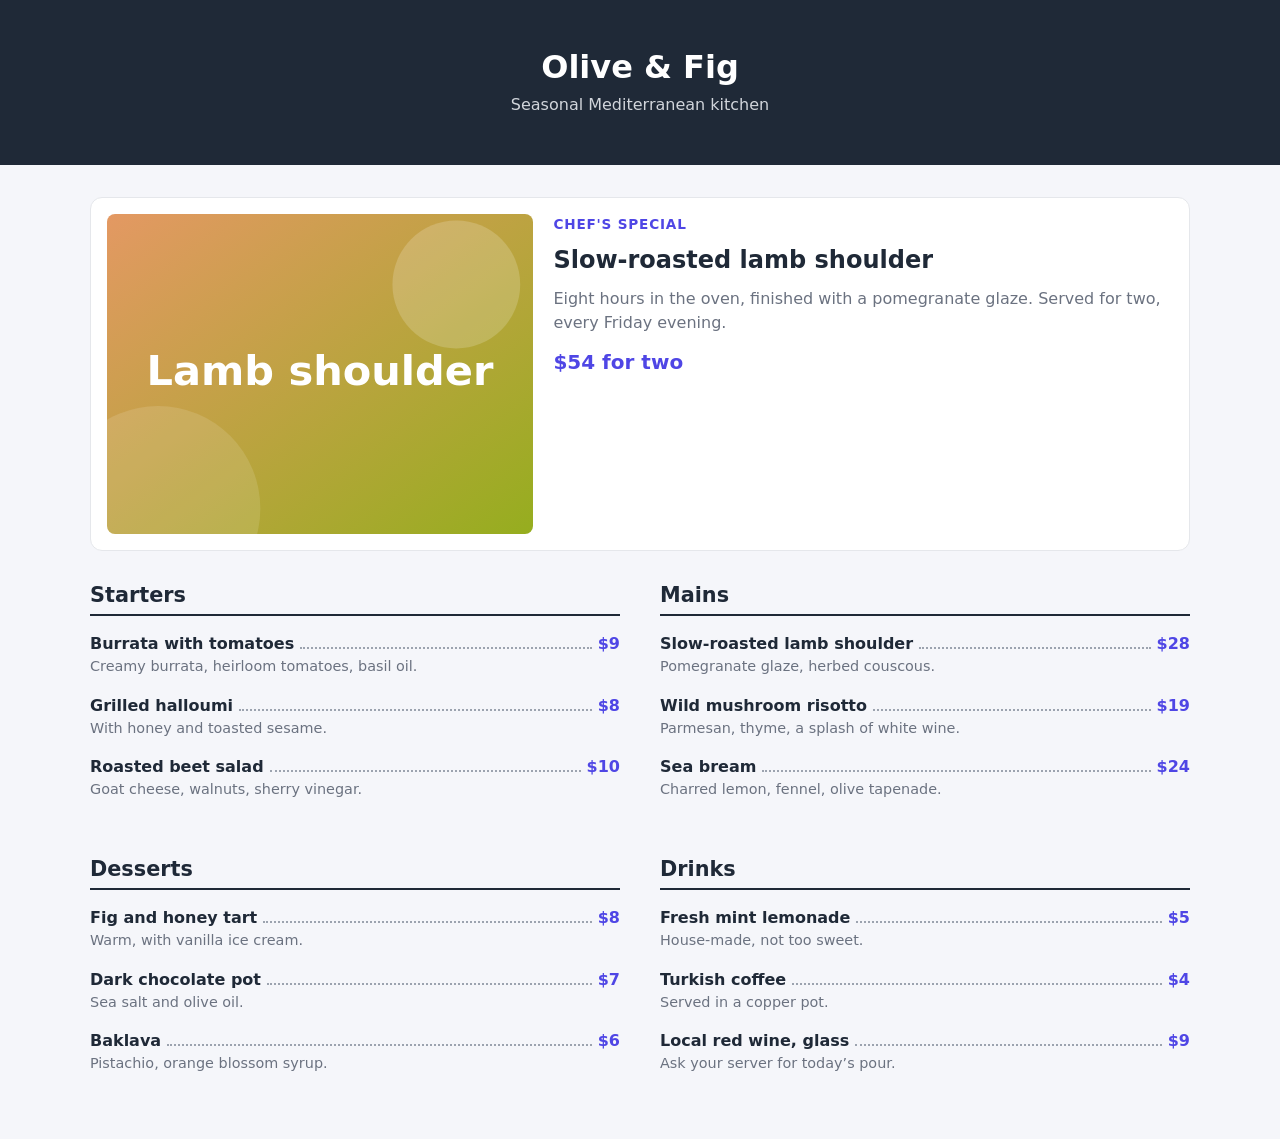
<file: homework/01-restaurant-menu/index.html>
<!doctype html>
<html lang="en">
  <head>
    <meta charset="UTF-8" />
    <meta name="viewport" content="width=device-width, initial-scale=1.0" />
    <title>Olive & Fig — Menu</title>
    <link rel="stylesheet" href="styles.css" />
  </head>
  <body>
    <header class="menu-hero">
      <div class="container">
        <h1>Olive &amp; Fig</h1>
        <p>Seasonal Mediterranean kitchen</p>
      </div>
    </header>

    <main class="container">
      <section class="special card">
        <img
          class="special-img"
          src="images/special.svg"
          width="800"
          height="600"
          alt=""
        />
        <div class="special-text">
          <p class="eyebrow">Chef's special</p>
          <h2>Slow-roasted lamb shoulder</h2>
          <p class="muted">
            Eight hours in the oven, finished with a pomegranate glaze. Served
            for two, every Friday evening.
          </p>
          <p class="special-price">$54 for two</p>
        </div>
      </section>

      <div class="menu">
        <section class="menu-section">
          <h2>Starters</h2>
          <ul class="items">
            <li class="item">
              <div class="item-row">
                <span class="name">Burrata with tomatoes</span
                ><span class="leader"></span><span class="price">$9</span>
              </div>
              <p class="desc">Creamy burrata, heirloom tomatoes, basil oil.</p>
            </li>
            <li class="item">
              <div class="item-row">
                <span class="name">Grilled halloumi</span
                ><span class="leader"></span><span class="price">$8</span>
              </div>
              <p class="desc">With honey and toasted sesame.</p>
            </li>
            <li class="item">
              <div class="item-row">
                <span class="name">Roasted beet salad</span
                ><span class="leader"></span><span class="price">$10</span>
              </div>
              <p class="desc">Goat cheese, walnuts, sherry vinegar.</p>
            </li>
          </ul>
        </section>
        <section class="menu-section">
          <h2>Mains</h2>
          <ul class="items">
            <li class="item">
              <div class="item-row">
                <span class="name">Slow-roasted lamb shoulder</span
                ><span class="leader"></span><span class="price">$28</span>
              </div>
              <p class="desc">Pomegranate glaze, herbed couscous.</p>
            </li>
            <li class="item">
              <div class="item-row">
                <span class="name">Wild mushroom risotto</span
                ><span class="leader"></span><span class="price">$19</span>
              </div>
              <p class="desc">Parmesan, thyme, a splash of white wine.</p>
            </li>
            <li class="item">
              <div class="item-row">
                <span class="name">Sea bream</span><span class="leader"></span
                ><span class="price">$24</span>
              </div>
              <p class="desc">Charred lemon, fennel, olive tapenade.</p>
            </li>
          </ul>
        </section>
        <section class="menu-section">
          <h2>Desserts</h2>
          <ul class="items">
            <li class="item">
              <div class="item-row">
                <span class="name">Fig and honey tart</span
                ><span class="leader"></span><span class="price">$8</span>
              </div>
              <p class="desc">Warm, with vanilla ice cream.</p>
            </li>
            <li class="item">
              <div class="item-row">
                <span class="name">Dark chocolate pot</span
                ><span class="leader"></span><span class="price">$7</span>
              </div>
              <p class="desc">Sea salt and olive oil.</p>
            </li>
            <li class="item">
              <div class="item-row">
                <span class="name">Baklava</span><span class="leader"></span
                ><span class="price">$6</span>
              </div>
              <p class="desc">Pistachio, orange blossom syrup.</p>
            </li>
          </ul>
        </section>
        <section class="menu-section">
          <h2>Drinks</h2>
          <ul class="items">
            <li class="item">
              <div class="item-row">
                <span class="name">Fresh mint lemonade</span
                ><span class="leader"></span><span class="price">$5</span>
              </div>
              <p class="desc">House-made, not too sweet.</p>
            </li>
            <li class="item">
              <div class="item-row">
                <span class="name">Turkish coffee</span
                ><span class="leader"></span><span class="price">$4</span>
              </div>
              <p class="desc">Served in a copper pot.</p>
            </li>
            <li class="item">
              <div class="item-row">
                <span class="name">Local red wine, glass</span
                ><span class="leader"></span><span class="price">$9</span>
              </div>
              <p class="desc">Ask your server for today’s pour.</p>
            </li>
          </ul>
        </section>
      </div>
    </main>
  </body>
</html>
</file>
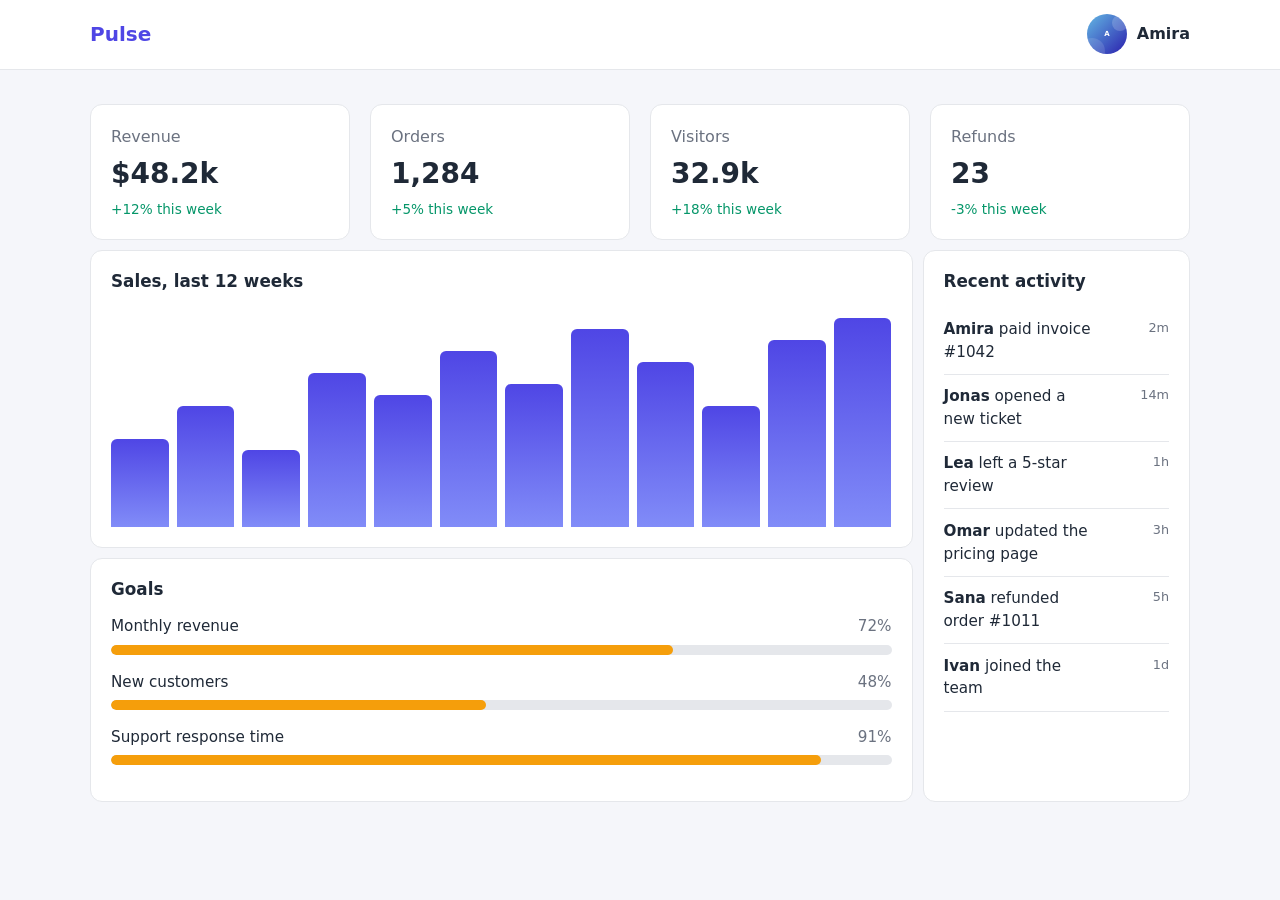
<file: homework/02-dashboard/index.html>
<!doctype html>
<html lang="en">
  <head>
    <meta charset="UTF-8" />
    <meta name="viewport" content="width=device-width, initial-scale=1.0" />
    <title>Pulse — Dashboard</title>
    <link rel="stylesheet" href="styles.css" />
  </head>
  <body>
    <header class="topbar">
      <div class="container topbar-inner">
        <strong class="brand">Pulse</strong>
        <div class="user">
          <img
            class="user-avatar"
            src="images/avatar.svg"
            width="40"
            height="40"
            alt=""
          />
          <span>Amira</span>
        </div>
      </div>
    </header>

    <main class="container dash">
      <section class="stat-card">
        <article class="stat card">
          <p class="muted">Revenue</p>
          <p class="stat-value">$48.2k</p>
          <p class="stat-change">+12% this week</p>
        </article>
        <article class="stat card">
          <p class="muted">Orders</p>
          <p class="stat-value">1,284</p>
          <p class="stat-change">+5% this week</p>
        </article>
        <article class="stat card">
          <p class="muted">Visitors</p>
          <p class="stat-value">32.9k</p>
          <p class="stat-change">+18% this week</p>
        </article>
        <article class="stat card">
          <p class="muted">Refunds</p>
          <p class="stat-value">23</p>
          <p class="stat-change">-3% this week</p>
        </article>
      </section>
      <section class="chart card">
        <h2>Sales, last 12 weeks</h2>
        <div class="bars">
          <span class="bar" style="height: 40%"></span
          ><span class="bar" style="height: 55%"></span
          ><span class="bar" style="height: 35%"></span
          ><span class="bar" style="height: 70%"></span
          ><span class="bar" style="height: 60%"></span
          ><span class="bar" style="height: 80%"></span
          ><span class="bar" style="height: 65%"></span
          ><span class="bar" style="height: 90%"></span
          ><span class="bar" style="height: 75%"></span
          ><span class="bar" style="height: 55%"></span
          ><span class="bar" style="height: 85%"></span
          ><span class="bar" style="height: 95%"></span>
        </div>
      </section>

      <section class="activity card">
        <h2>Recent activity</h2>
        <ul>
          <li class="act">
            <span class="act-text"
              ><strong>Amira</strong> paid invoice #1042</span
            ><span class="act-time muted">2m</span>
          </li>
          <li class="act">
            <span class="act-text"
              ><strong>Jonas</strong> opened a new ticket</span
            ><span class="act-time muted">14m</span>
          </li>
          <li class="act">
            <span class="act-text"
              ><strong>Lea</strong> left a 5-star review</span
            ><span class="act-time muted">1h</span>
          </li>
          <li class="act">
            <span class="act-text"
              ><strong>Omar</strong> updated the pricing page</span
            ><span class="act-time muted">3h</span>
          </li>
          <li class="act">
            <span class="act-text"
              ><strong>Sana</strong> refunded order #1011</span
            ><span class="act-time muted">5h</span>
          </li>
          <li class="act">
            <span class="act-text"><strong>Ivan</strong> joined the team</span
            ><span class="act-time muted">1d</span>
          </li>
        </ul>
      </section>

      <section class="goals card">
        <h2>Goals</h2>
        <ul>
          <li class="goal">
            <p>Monthly revenue <span class="muted">72%</span></p>
            <div class="progress"><span style="width: 72%"></span></div>
          </li>
          <li class="goal">
            <p>New customers <span class="muted">48%</span></p>
            <div class="progress"><span style="width: 48%"></span></div>
          </li>
          <li class="goal">
            <p>Support response time <span class="muted">91%</span></p>
            <div class="progress"><span style="width: 91%"></span></div>
          </li>
        </ul>
      </section>
    </main>
  </body>
</html>
</file>
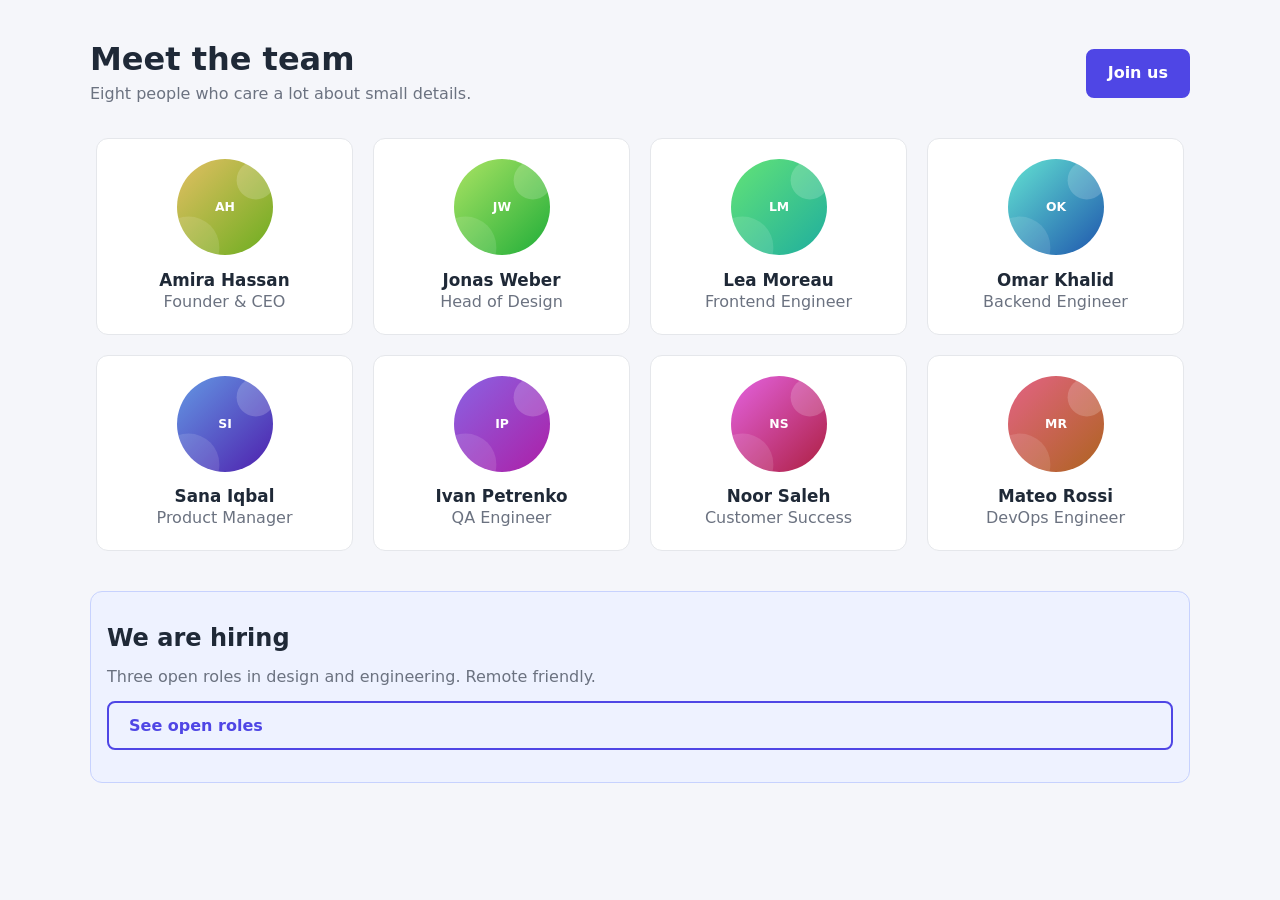
<file: homework/03-team-page/index.html>
<!DOCTYPE html>
<html lang="en">
<head>
  <meta charset="UTF-8">
  <meta name="viewport" content="width=device-width, initial-scale=1.0">
  <title>Meet the team</title>
  <link rel="stylesheet" href="styles.css">
</head>
<body>
<main class="container team-page">
  <header class="team-head">
    <div>
      <h1>Meet the team</h1>
      <p class="muted">Eight people who care a lot about small details.</p>
    </div>
    <a class="btn" href="#">Join us</a>
  </header>

  <ul class="team">
      <li class="member card">
        <img class="avatar" src="images/a1.svg" width="240" height="240" alt="">
        <h2>Amira Hassan</h2>
        <p class="muted">Founder & CEO</p>
      </li>
      <li class="member card">
        <img class="avatar" src="images/a2.svg" width="240" height="240" alt="">
        <h2>Jonas Weber</h2>
        <p class="muted">Head of Design</p>
      </li>
      <li class="member card">
        <img class="avatar" src="images/a3.svg" width="240" height="240" alt="">
        <h2>Lea Moreau</h2>
        <p class="muted">Frontend Engineer</p>
      </li>
      <li class="member card">
        <img class="avatar" src="images/a4.svg" width="240" height="240" alt="">
        <h2>Omar Khalid</h2>
        <p class="muted">Backend Engineer</p>
      </li>
      <li class="member card">
        <img class="avatar" src="images/a5.svg" width="240" height="240" alt="">
        <h2>Sana Iqbal</h2>
        <p class="muted">Product Manager</p>
      </li>
      <li class="member card">
        <img class="avatar" src="images/a6.svg" width="240" height="240" alt="">
        <h2>Ivan Petrenko</h2>
        <p class="muted">QA Engineer</p>
      </li>
      <li class="member card">
        <img class="avatar" src="images/a7.svg" width="240" height="240" alt="">
        <h2>Noor Saleh</h2>
        <p class="muted">Customer Success</p>
      </li>
      <li class="member card">
        <img class="avatar" src="images/a8.svg" width="240" height="240" alt="">
        <h2>Mateo Rossi</h2>
        <p class="muted">DevOps Engineer</p>
      </li>
  </ul>

  <section class="join card">
    <h2>We are hiring</h2>
    <p class="muted">Three open roles in design and engineering. Remote friendly.</p>
    <a class="btn btn--ghost" href="#">See open roles</a>
  </section>
</main>
</body>
</html>
</file>
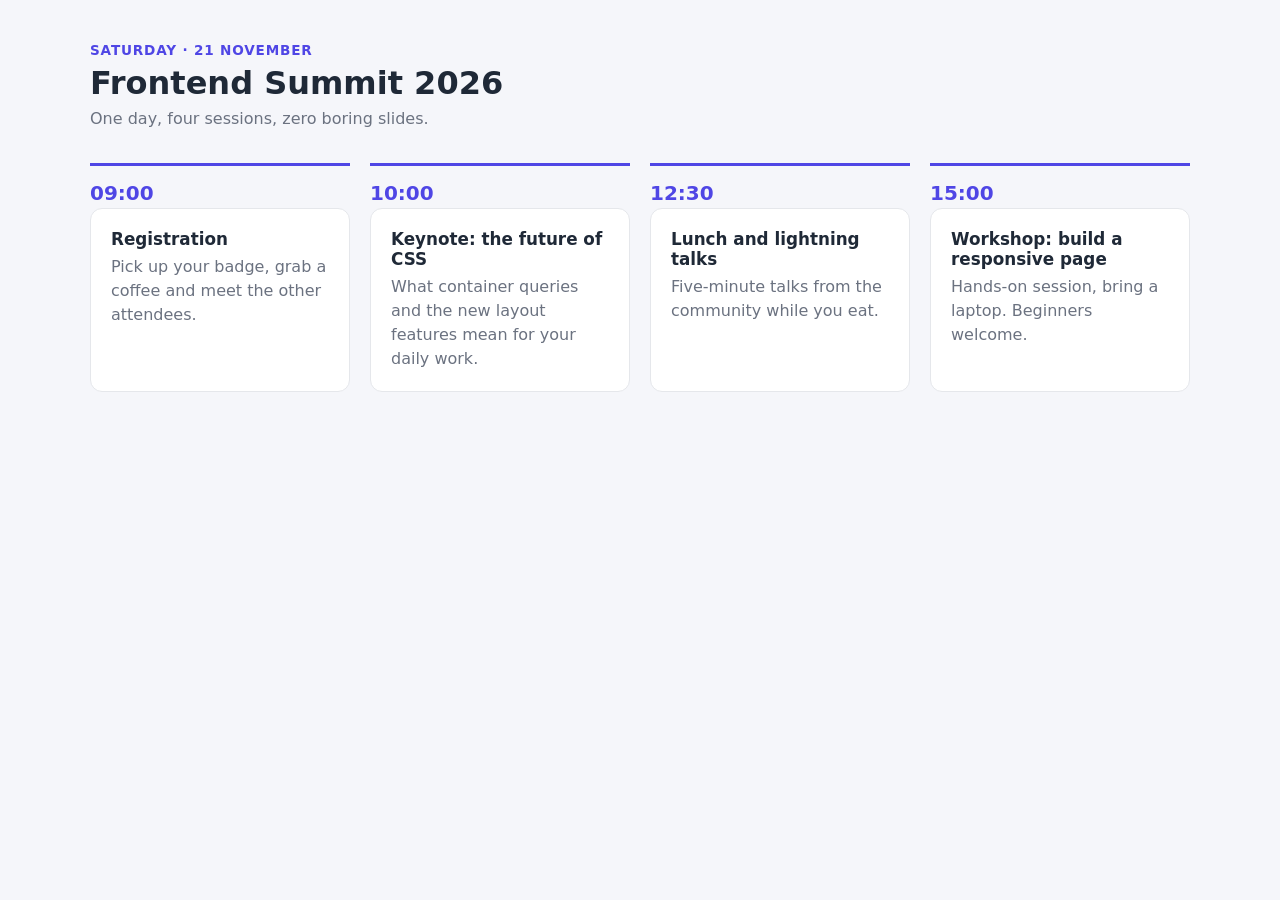
<file: homework/04-timeline/index.html>
<!DOCTYPE html>
<html lang="en">
<head>
  <meta charset="UTF-8">
  <meta name="viewport" content="width=device-width, initial-scale=1.0">
  <title>Frontend Summit — Schedule</title>
  <link rel="stylesheet" href="styles.css">
</head>
<body>
<main class="container schedule">
  <header class="schedule-head">
    <p class="eyebrow">Saturday · 21 November</p>
    <h1>Frontend Summit 2026</h1>
    <p class="muted">One day, four sessions, zero boring slides.</p>
  </header>

  <ol class="timeline">
    <li class="event">
      <time class="time">09:00</time>
      <div class="event-card card">
        <h2>Registration</h2>
        <p class="muted">Pick up your badge, grab a coffee and meet the other attendees.</p>
      </div>
    </li>
    <li class="event">
      <time class="time">10:00</time>
      <div class="event-card card">
        <h2>Keynote: the future of CSS</h2>
        <p class="muted">What container queries and the new layout features mean for your daily work.</p>
      </div>
    </li>
    <li class="event">
      <time class="time">12:30</time>
      <div class="event-card card">
        <h2>Lunch and lightning talks</h2>
        <p class="muted">Five-minute talks from the community while you eat.</p>
      </div>
    </li>
    <li class="event">
      <time class="time">15:00</time>
      <div class="event-card card">
        <h2>Workshop: build a responsive page</h2>
        <p class="muted">Hands-on session, bring a laptop. Beginners welcome.</p>
      </div>
    </li>
  </ol>
</main>
</body>
</html>
</file>
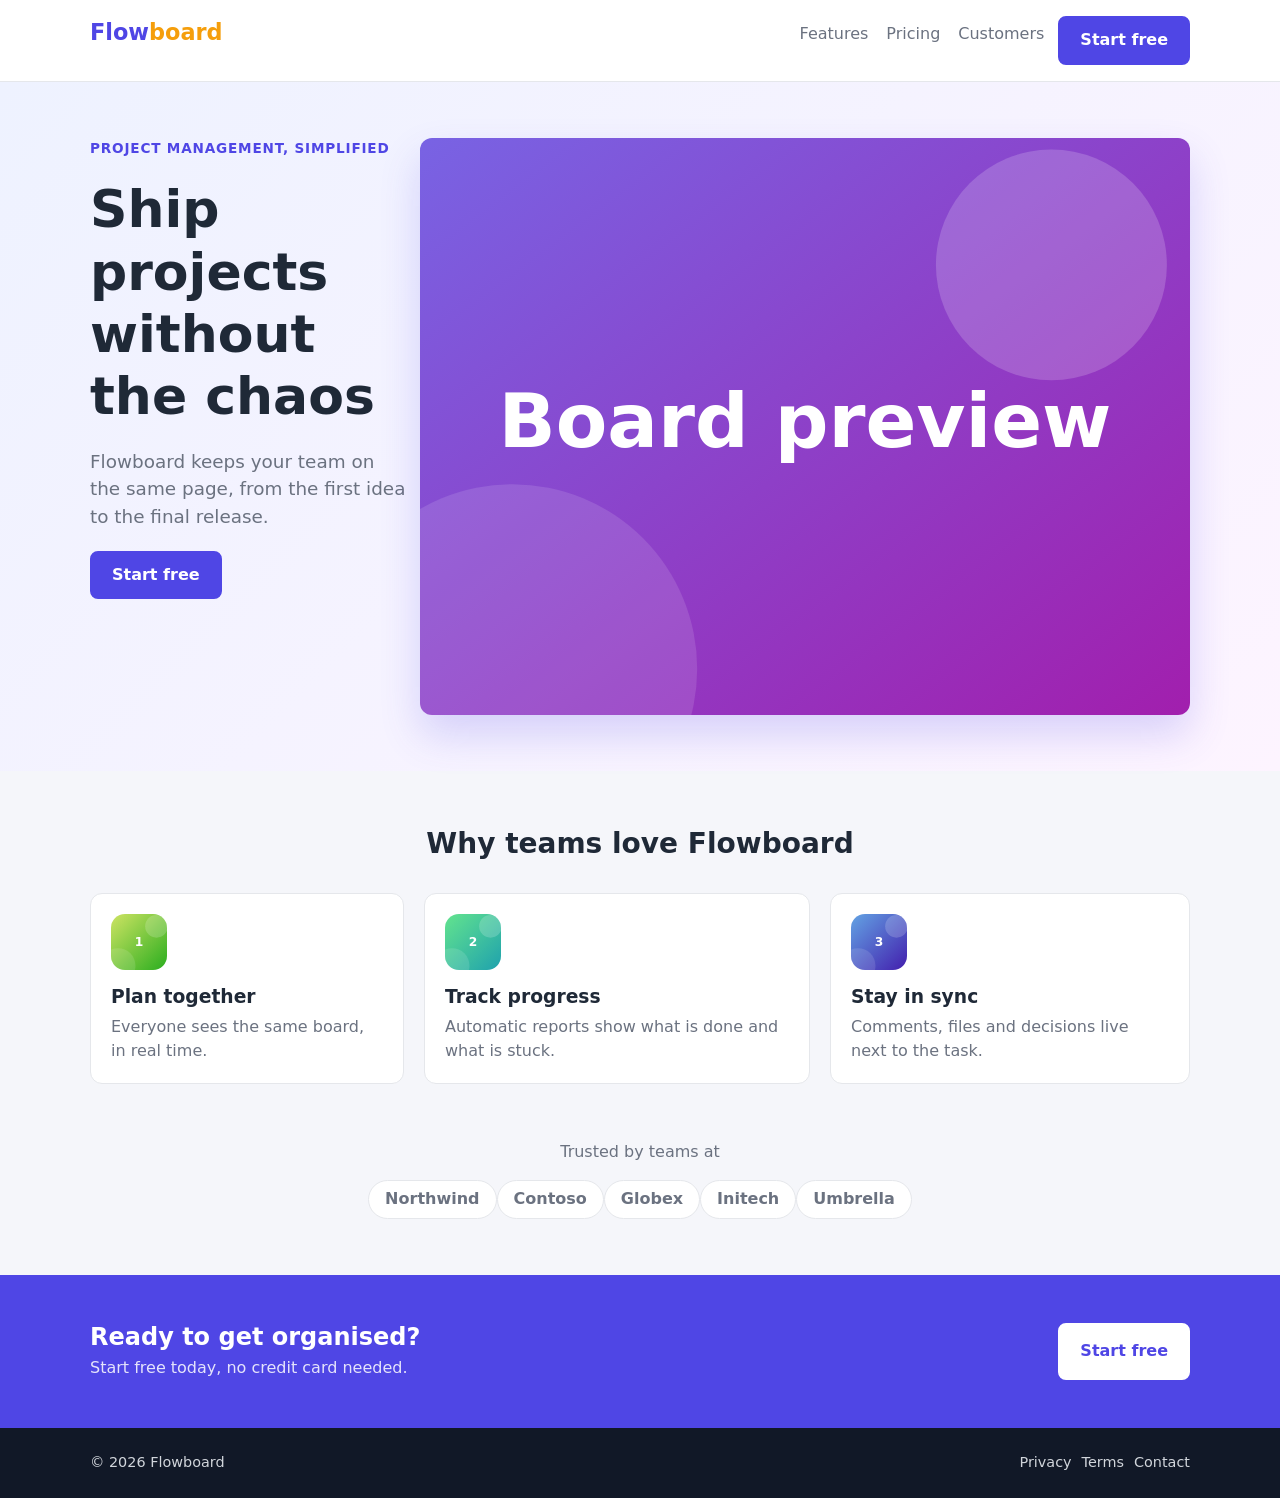
<file: homework/05-landing-page/index.html>
<!DOCTYPE html>
<html lang="en">
<head>
  <meta charset="UTF-8">
  <meta name="viewport" content="width=device-width, initial-scale=1.0">
  <title>Flowboard — Landing page</title>
  <link rel="stylesheet" href="styles.css">
</head>
<body>
<header class="site-header">
  <div class="container navbar">
    <a class="logo" href="#">Flow<span>board</span></a>
    <nav class="nav" aria-label="Main">
      <ul class="nav-links">
        <li><a href="#">Features</a></li>
        <li><a href="#">Pricing</a></li>
        <li><a href="#">Customers</a></li>
      </ul>
      <a class="btn" href="#">Start free</a>
    </nav>
  </div>
</header>

<main>
  <section class="hero">
    <div class="container hero-inner">
      <div class="hero-text">
        <p class="eyebrow">Project management, simplified</p>
        <h1>Ship projects without the chaos</h1>
        <p class="lead">Flowboard keeps your team on the same page, from the first idea to the final release.</p>
        <a class="btn" href="#">Start free</a>
      </div>
      <img class="hero-img" src="images/hero.svg" width="800" height="600" alt="">
    </div>
  </section>

  <section class="features container">
    <h2>Why teams love Flowboard</h2>
    <ul class="feature-list">
      <li class="feature card">
        <img class="feature-icon" src="images/f1.svg" width="64" height="64" alt="">
        <h3>Plan together</h3>
        <p class="muted">Everyone sees the same board, in real time.</p>
      </li>
      <li class="feature card">
        <img class="feature-icon" src="images/f2.svg" width="64" height="64" alt="">
        <h3>Track progress</h3>
        <p class="muted">Automatic reports show what is done and what is stuck.</p>
      </li>
      <li class="feature card">
        <img class="feature-icon" src="images/f3.svg" width="64" height="64" alt="">
        <h3>Stay in sync</h3>
        <p class="muted">Comments, files and decisions live next to the task.</p>
      </li>
    </ul>
  </section>

  <section class="partners container">
    <p class="muted">Trusted by teams at</p>
    <ul class="logo-row">
      <li>Northwind</li>
      <li>Contoso</li>
      <li>Globex</li>
      <li>Initech</li>
      <li>Umbrella</li>
    </ul>
  </section>

  <section class="cta">
    <div class="container cta-inner">
      <div>
        <h2>Ready to get organised?</h2>
        <p>Start free today, no credit card needed.</p>
      </div>
      <a class="btn btn--light" href="#">Start free</a>
    </div>
  </section>
</main>

<footer class="site-footer">
  <div class="container footer-row">
    <p>© 2026 Flowboard</p>
    <ul class="footer-links">
      <li><a href="#">Privacy</a></li>
      <li><a href="#">Terms</a></li>
      <li><a href="#">Contact</a></li>
    </ul>
  </div>
</footer>
</body>
</html>
</file>
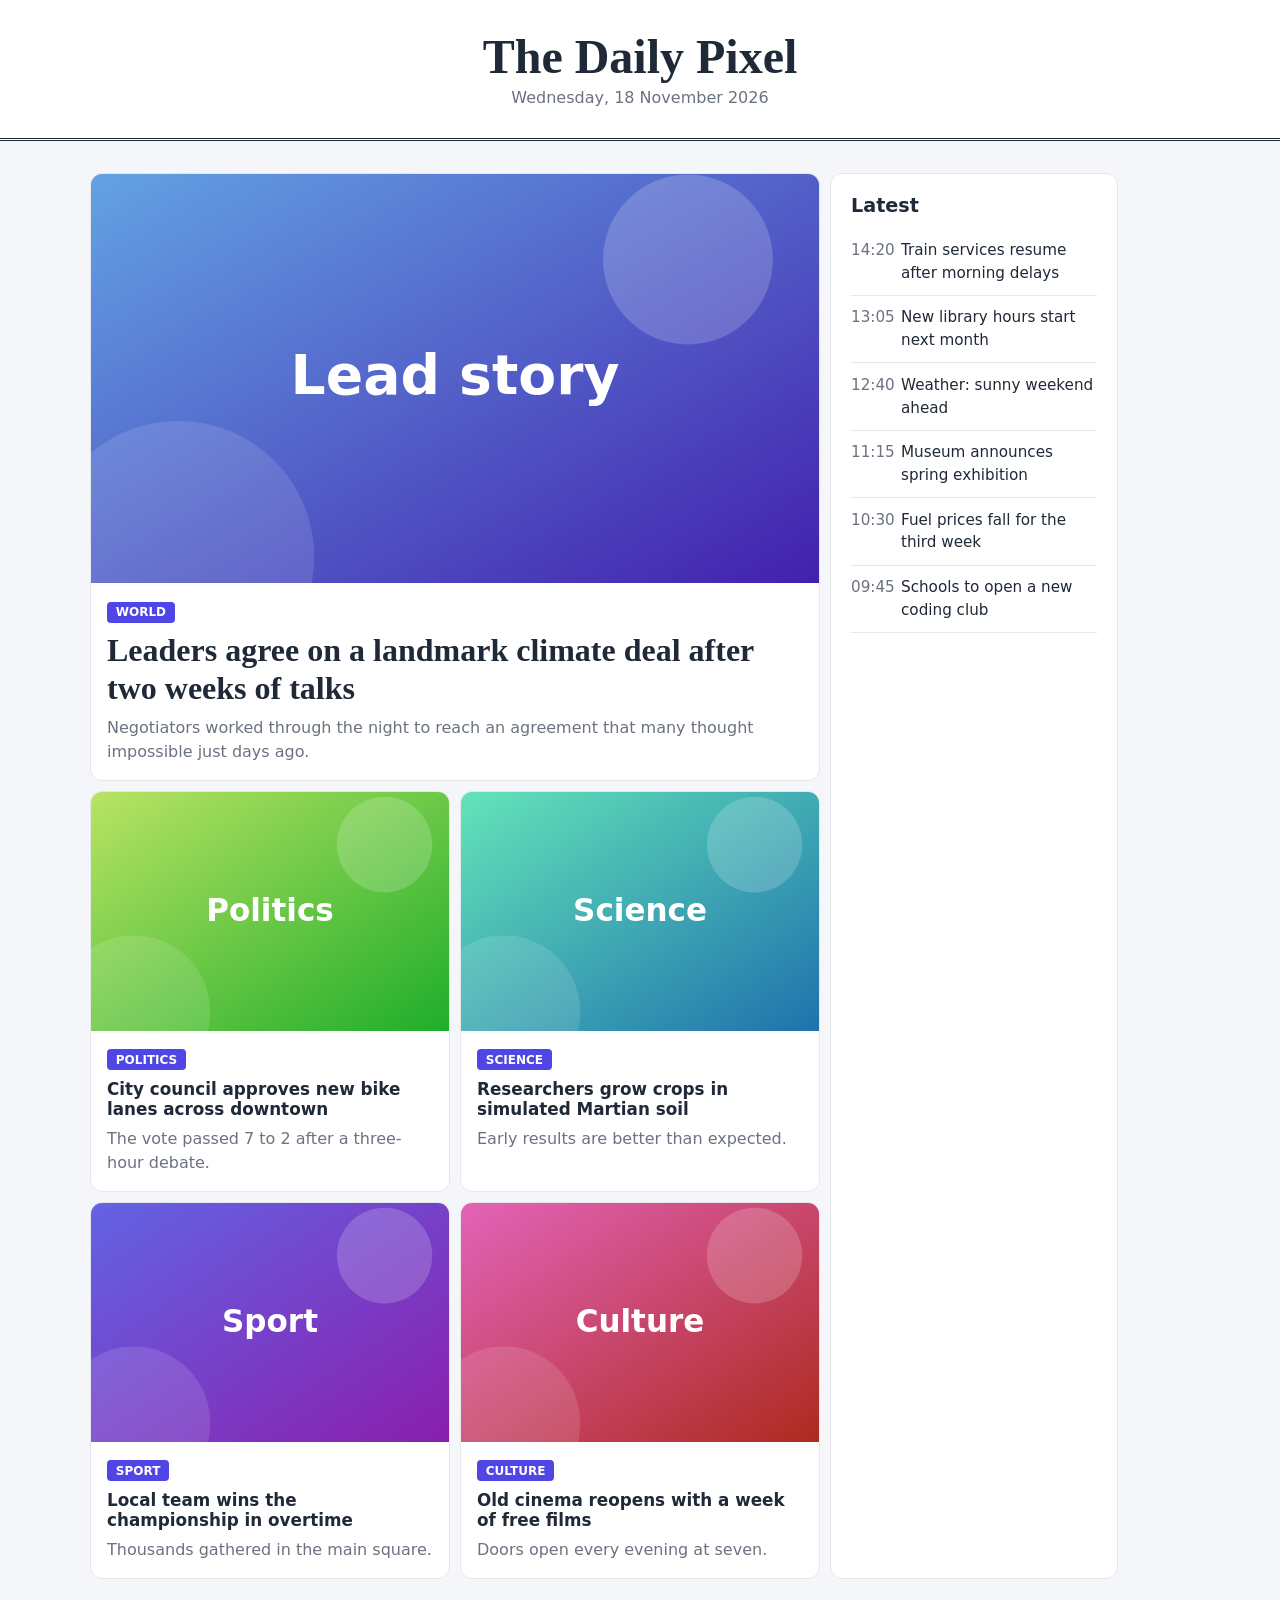
<file: homework/06-news-front-page/index.html>
<!DOCTYPE html>
<html lang="en">
<head>
  <meta charset="UTF-8">
  <meta name="viewport" content="width=device-width, initial-scale=1.0">
  <title>The Daily Pixel</title>
  <link rel="stylesheet" href="styles.css">
</head>
<body>
<header class="masthead">
  <div class="container">
    <h1>The Daily Pixel</h1>
    <p class="muted">Wednesday, 18 November 2026</p>
  </div>
</header>

<main class="container front">
  <article class="story story--lead card">
    <img src="images/lead.svg" width="1200" height="700" alt="">
    <div class="story-body">
      <span class="tag">World</span>
      <h2>Leaders agree on a landmark climate deal after two weeks of talks</h2>
      <p class="muted">Negotiators worked through the night to reach an agreement that many thought impossible just days ago.</p>
    </div>
  </article>

    <article class="story card">
      <img src="images/s1.svg" width="600" height="400" alt="">
      <div class="story-body">
        <span class="tag">Politics</span>
        <h3>City council approves new bike lanes across downtown</h3>
        <p class="muted">The vote passed 7 to 2 after a three-hour debate.</p>
      </div>
    </article>
    <article class="story card">
      <img src="images/s2.svg" width="600" height="400" alt="">
      <div class="story-body">
        <span class="tag">Science</span>
        <h3>Researchers grow crops in simulated Martian soil</h3>
        <p class="muted">Early results are better than expected.</p>
      </div>
    </article>
    <article class="story card">
      <img src="images/s3.svg" width="600" height="400" alt="">
      <div class="story-body">
        <span class="tag">Sport</span>
        <h3>Local team wins the championship in overtime</h3>
        <p class="muted">Thousands gathered in the main square.</p>
      </div>
    </article>
    <article class="story card">
      <img src="images/s4.svg" width="600" height="400" alt="">
      <div class="story-body">
        <span class="tag">Culture</span>
        <h3>Old cinema reopens with a week of free films</h3>
        <p class="muted">Doors open every evening at seven.</p>
      </div>
    </article>

  <aside class="latest card">
    <h2>Latest</h2>
    <ul>
        <li><time class="muted">14:20</time><a href="#">Train services resume after morning delays</a></li>
        <li><time class="muted">13:05</time><a href="#">New library hours start next month</a></li>
        <li><time class="muted">12:40</time><a href="#">Weather: sunny weekend ahead</a></li>
        <li><time class="muted">11:15</time><a href="#">Museum announces spring exhibition</a></li>
        <li><time class="muted">10:30</time><a href="#">Fuel prices fall for the third week</a></li>
        <li><time class="muted">09:45</time><a href="#">Schools to open a new coding club</a></li>
    </ul>
  </aside>
</main>
</body>
</html>
</file>
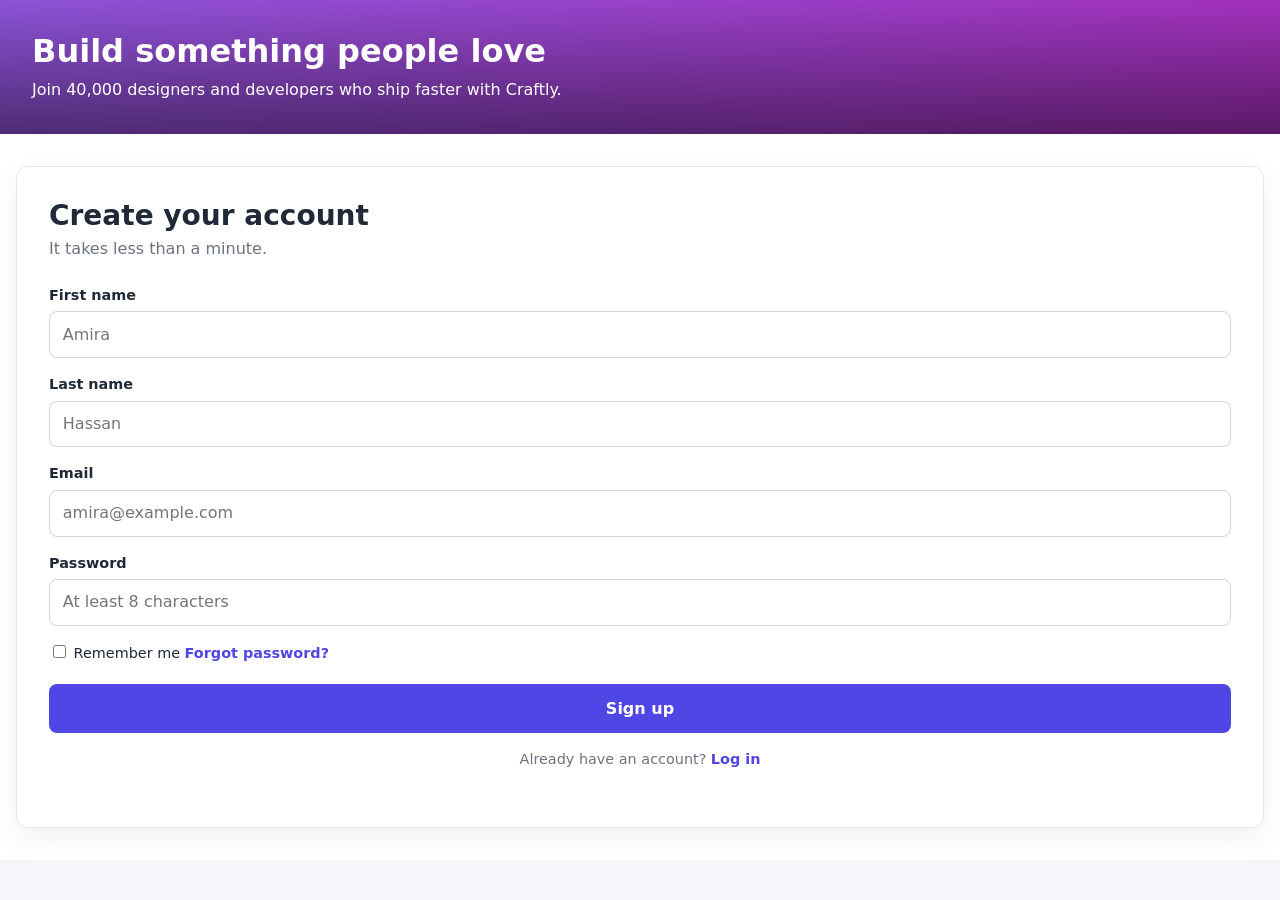
<file: homework/07-signup-split/index.html>
<!DOCTYPE html>
<html lang="en">
<head>
  <meta charset="UTF-8">
  <meta name="viewport" content="width=device-width, initial-scale=1.0">
  <title>Create account</title>
  <link rel="stylesheet" href="styles.css">
</head>
<body>
<div class="split">
  <aside class="split-visual">
    <div class="visual-text">
      <h2>Build something people love</h2>
      <p>Join 40,000 designers and developers who ship faster with Craftly.</p>
    </div>
  </aside>

  <main class="split-form">
    <form class="form card" action="#">
      <h1>Create your account</h1>
      <p class="muted">It takes less than a minute.</p>

      <div class="row">
        <div class="field">
          <label for="first">First name</label>
          <input id="first" type="text" placeholder="Amira">
        </div>
        <div class="field">
          <label for="last">Last name</label>
          <input id="last" type="text" placeholder="Hassan">
        </div>
      </div>

      <div class="field">
        <label for="email">Email</label>
        <input id="email" type="email" placeholder="amira@example.com">
      </div>

      <div class="field">
        <label for="password">Password</label>
        <input id="password" type="password" placeholder="At least 8 characters">
      </div>

      <div class="row row--between">
        <label class="check"><input type="checkbox"> Remember me</label>
        <a class="link" href="#">Forgot password?</a>
      </div>

      <button class="btn submit" type="submit">Sign up</button>
      <p class="alt muted">Already have an account? <a class="link" href="#">Log in</a></p>
    </form>
  </main>
</div>
</body>
</html>
</file>
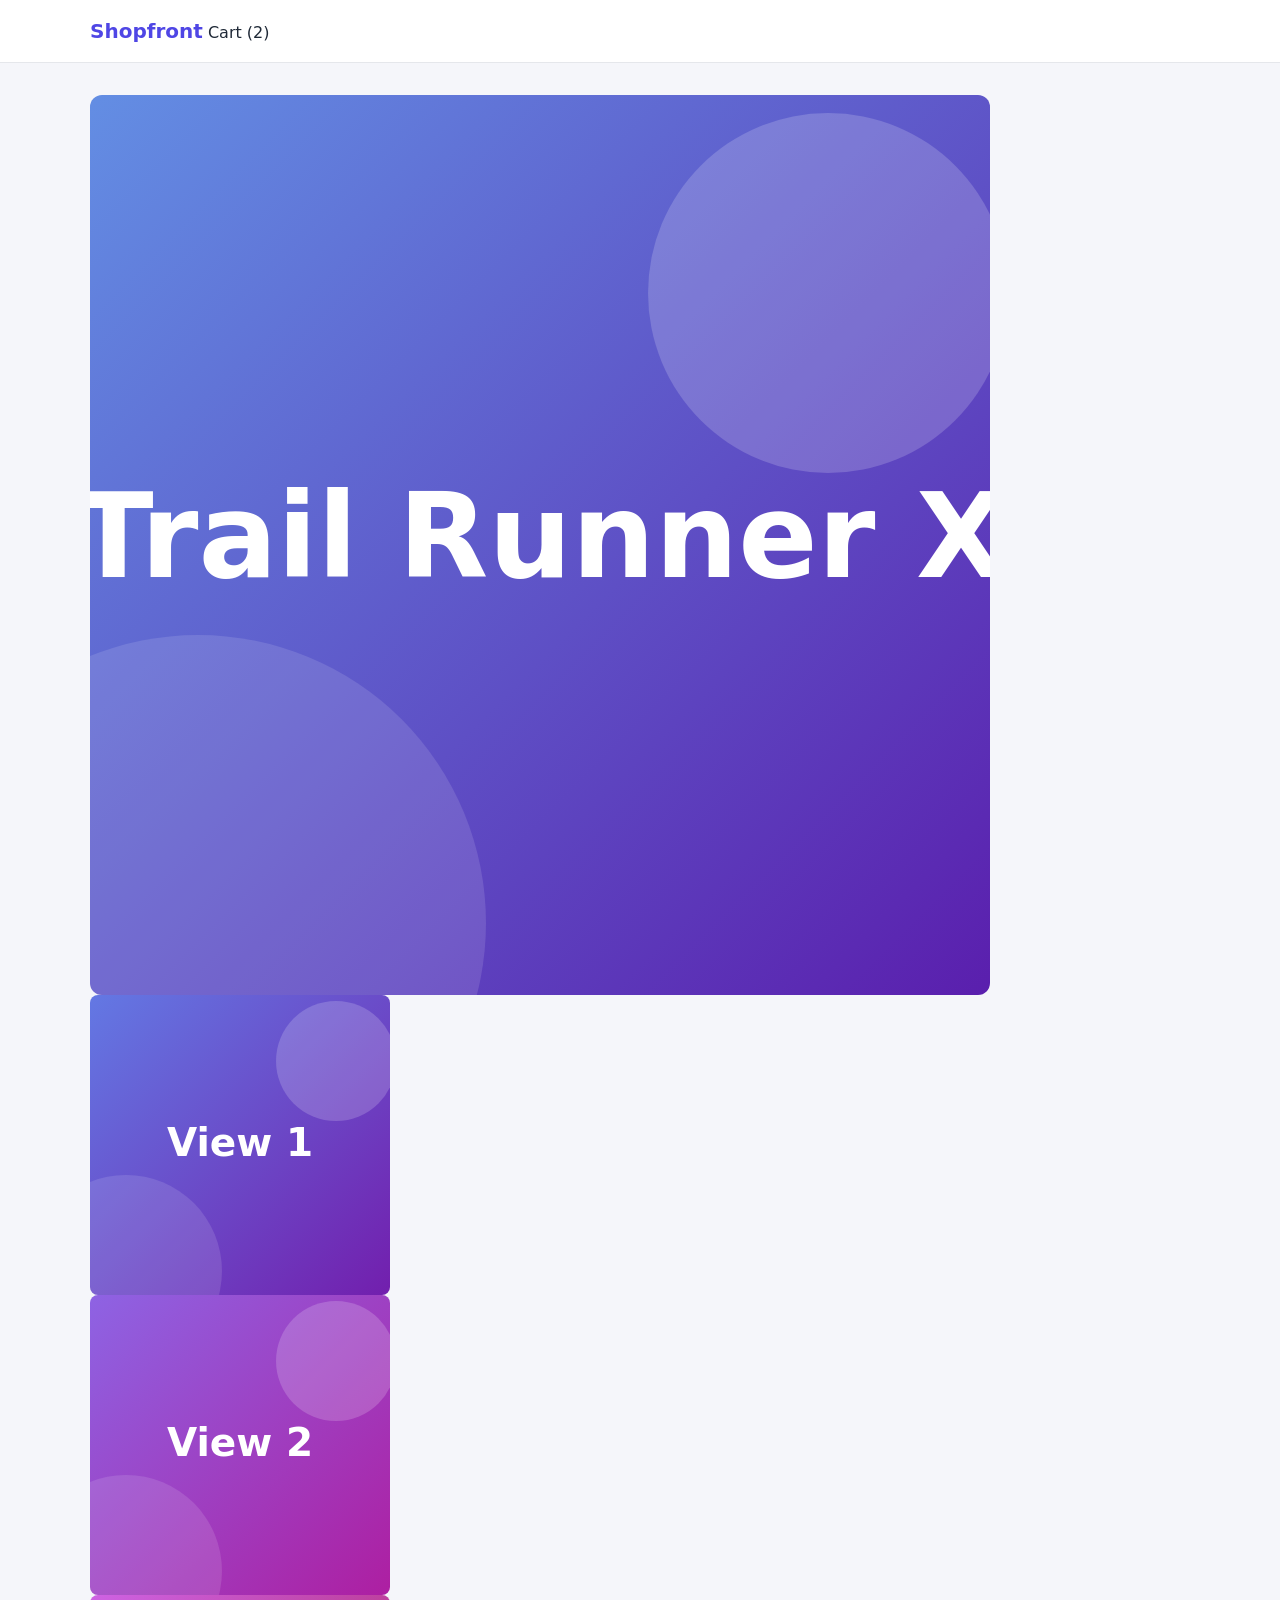
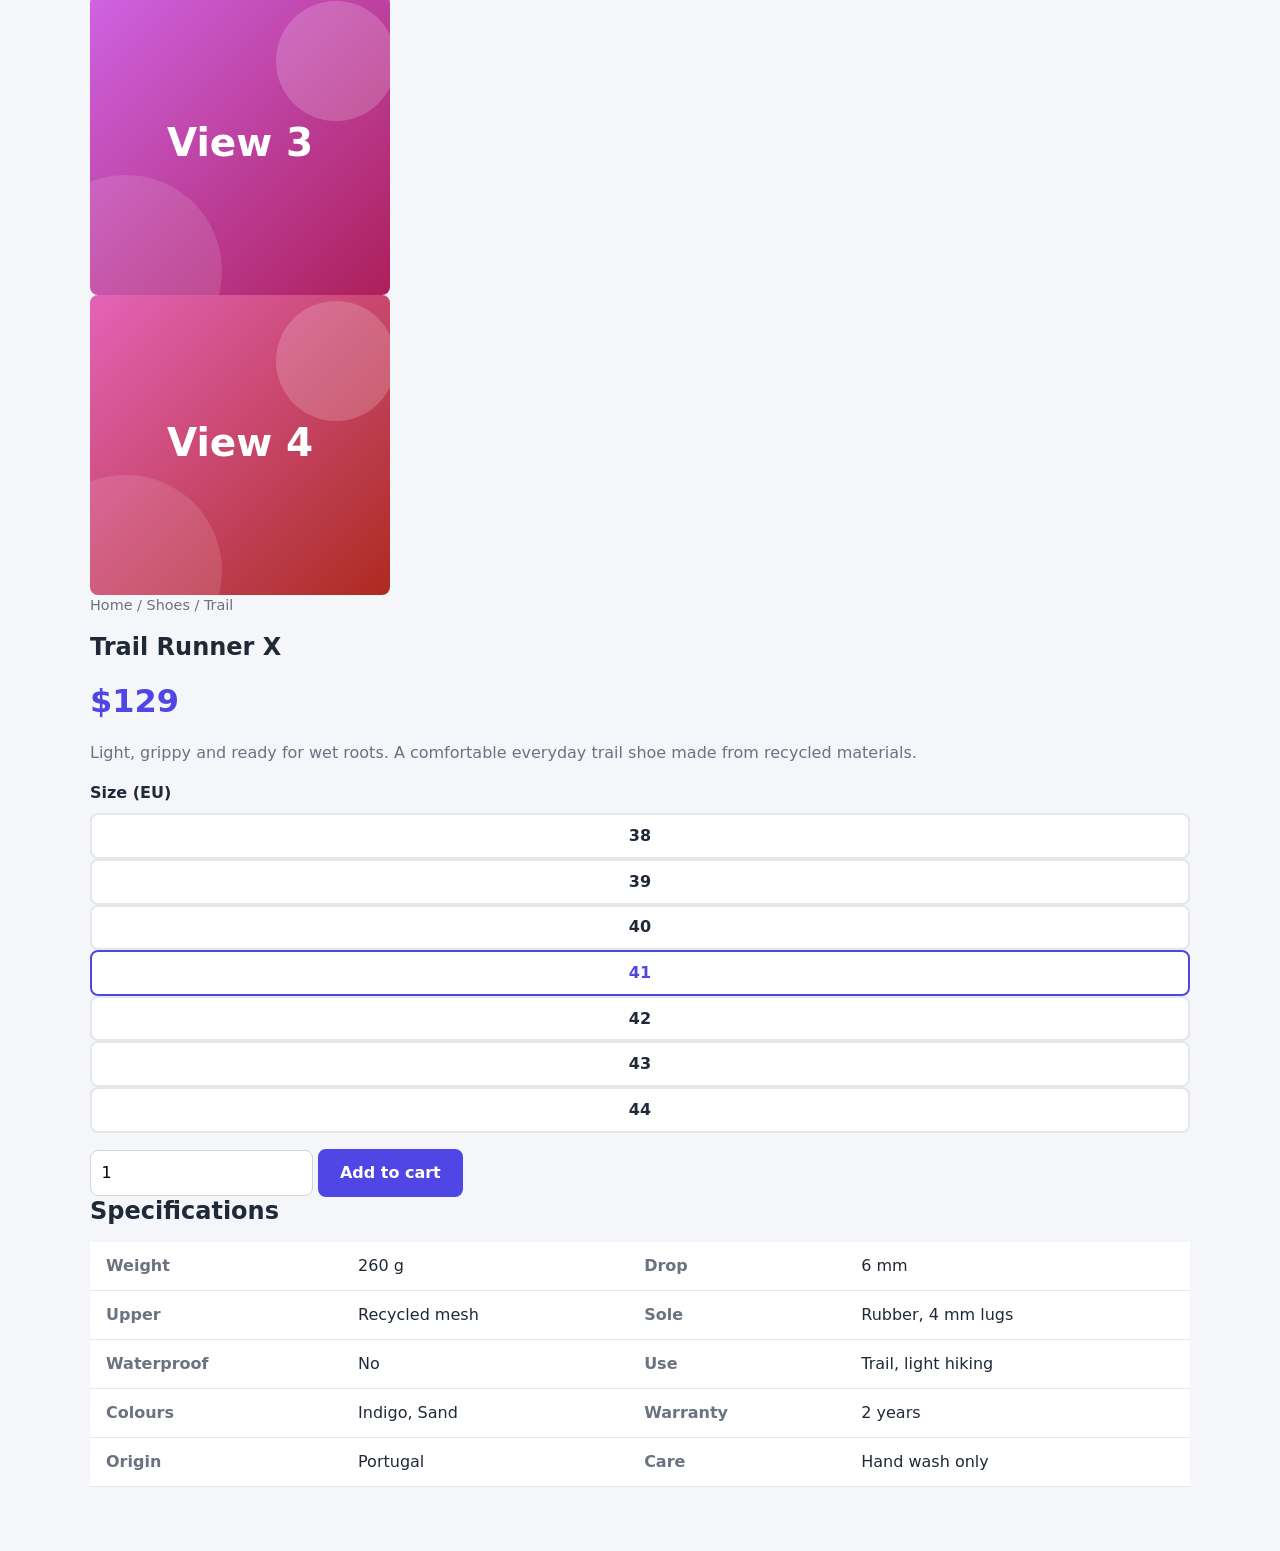
<file: homework/08-product-detail/index.html>
<!DOCTYPE html>
<html lang="en">
<head>
  <meta charset="UTF-8">
  <meta name="viewport" content="width=device-width, initial-scale=1.0">
  <title>Trail Runner X</title>
  <link rel="stylesheet" href="styles.css">
</head>
<body>
<header class="site-header">
  <div class="container shop-bar">
    <a class="logo" href="#">Shopfront</a>
    <a href="#">Cart (2)</a>
  </div>
</header>

<main class="container product">
  <section class="gallery">
    <img class="gallery-main" src="images/main.svg" width="900" height="900" alt="">
    <ul class="thumbs">
      <li><img src="images/t1.svg" width="300" height="300" alt=""></li>
      <li><img src="images/t2.svg" width="300" height="300" alt=""></li>
      <li><img src="images/t3.svg" width="300" height="300" alt=""></li>
      <li><img src="images/t4.svg" width="300" height="300" alt=""></li>
    </ul>
  </section>

  <section class="info">
    <p class="crumbs muted">Home / Shoes / Trail</p>
    <h1>Trail Runner X</h1>
    <p class="price">$129</p>
    <p class="muted">Light, grippy and ready for wet roots. A comfortable everyday trail shoe made from recycled materials.</p>

    <fieldset class="options">
      <legend>Size (EU)</legend>
      <div class="sizes"><label class="size"><input type="radio" name="size"><span>38</span></label><label class="size"><input type="radio" name="size"><span>39</span></label><label class="size"><input type="radio" name="size"><span>40</span></label><label class="size"><input type="radio" name="size" checked><span>41</span></label><label class="size"><input type="radio" name="size"><span>42</span></label><label class="size"><input type="radio" name="size"><span>43</span></label><label class="size"><input type="radio" name="size"><span>44</span></label></div>
    </fieldset>

    <div class="buy">
      <input class="qty" type="number" min="1" value="1" aria-label="Quantity">
      <button class="btn" type="button">Add to cart</button>
    </div>
  </section>

  <section class="specs">
    <h2>Specifications</h2>
    <div class="table-wrap">
      <table>
        <tr><th>Weight</th><td>260 g</td><th>Drop</th><td>6 mm</td></tr>
        <tr><th>Upper</th><td>Recycled mesh</td><th>Sole</th><td>Rubber, 4 mm lugs</td></tr>
        <tr><th>Waterproof</th><td>No</td><th>Use</th><td>Trail, light hiking</td></tr>
        <tr><th>Colours</th><td>Indigo, Sand</td><th>Warranty</th><td>2 years</td></tr>
        <tr><th>Origin</th><td>Portugal</td><th>Care</th><td>Hand wash only</td></tr>
      </table>
    </div>
  </section>
</main>
</body>
</html>
</file>
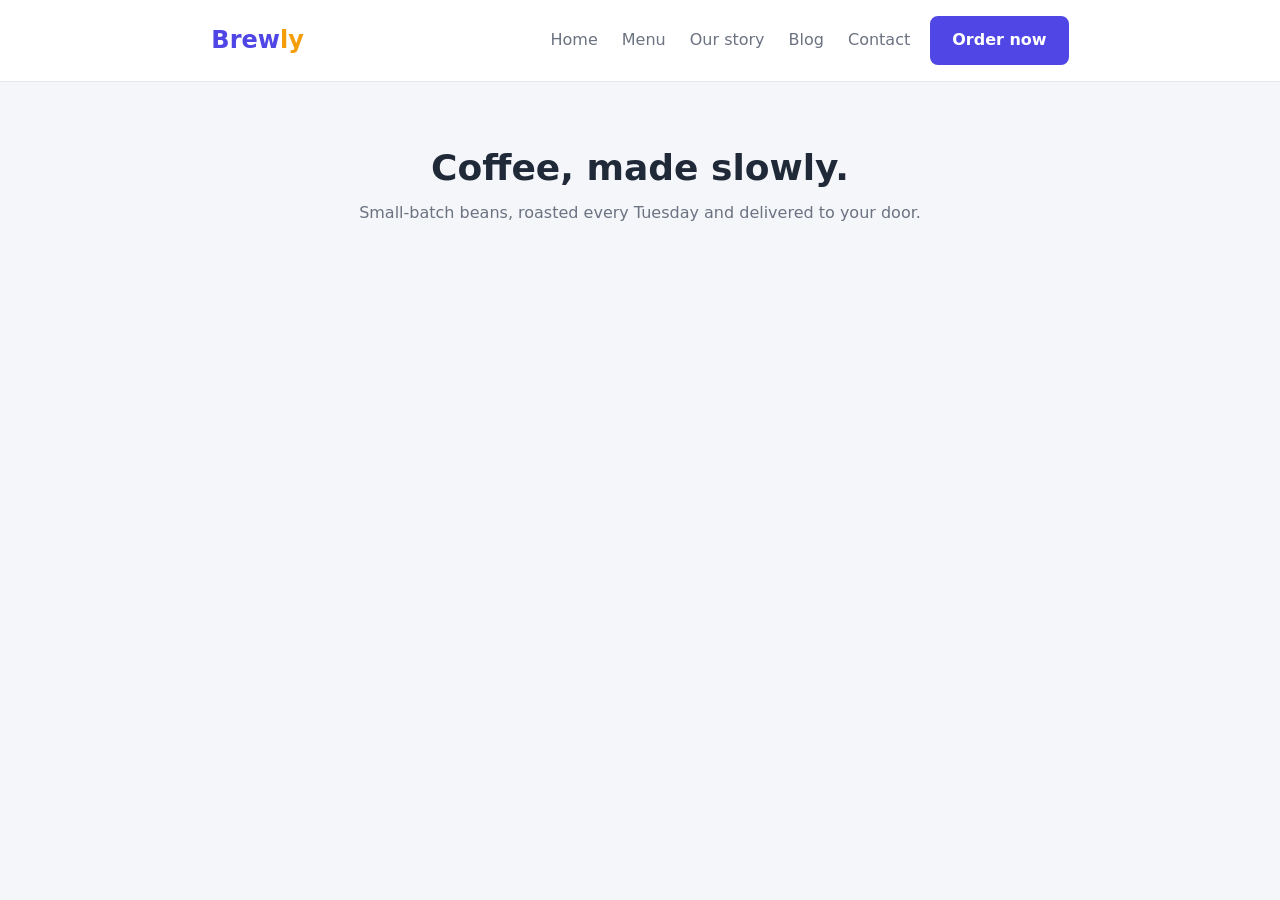
<file: practice/01-navbar/index.html>
<!DOCTYPE html>
<html lang="en">
<head>
  <meta charset="UTF-8">
  <meta name="viewport" content="width=device-width, initial-scale=1.0">
  <title>Brewly — Navbar</title>
  <link rel="stylesheet" href="styles.css">
</head>
<body>
<header class="site-header">
  <div class="container navbar">
    <a class="logo" href="#">Brew<span>ly</span></a>
    <nav class="nav" aria-label="Main">
      <ul class="nav-links">
        <li><a href="#">Home</a></li>
        <li><a href="#">Menu</a></li>
        <li><a href="#">Our story</a></li>
        <li><a href="#">Blog</a></li>
        <li><a href="#">Contact</a></li>
      </ul>
      <a class="btn" href="#">Order now</a>
    </nav>
  </div>
</header>

<main class="container">
  <section class="intro">
    <h1>Coffee, made slowly.</h1>
    <p class="muted">Small-batch beans, roasted every Tuesday and delivered to your door.</p>
  </section>
</main>
</body>
</html>
</file>
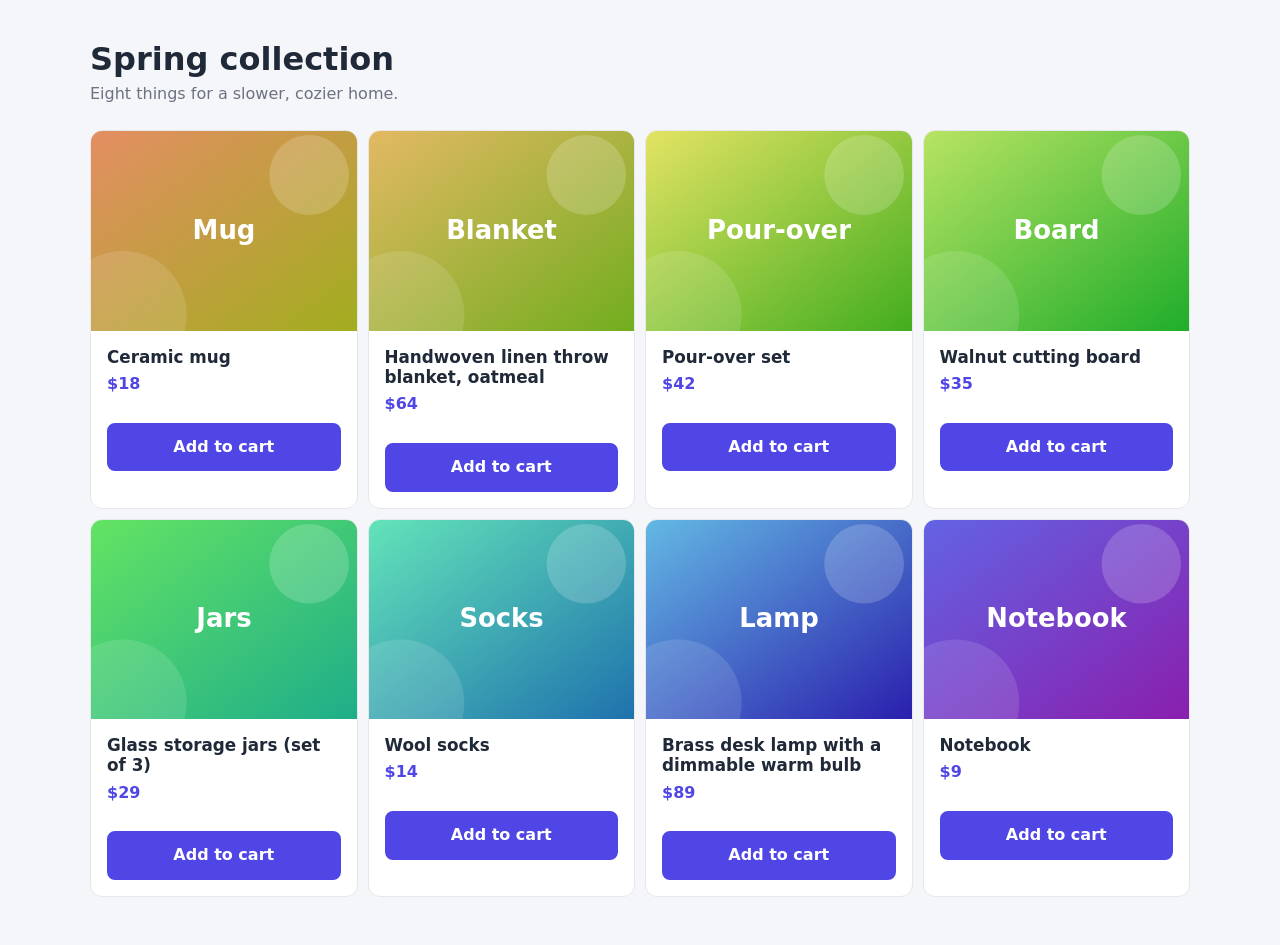
<file: practice/02-product-grid/index.html>
<!DOCTYPE html>
<html lang="en">
<head>
  <meta charset="UTF-8">
  <meta name="viewport" content="width=device-width, initial-scale=1.0">
  <title>Shop — Product grid</title>
  <link rel="stylesheet" href="styles.css">
</head>
<body>
<header class="container page-head">
  <h1>Spring collection</h1>
  <p class="muted">Eight things for a slower, cozier home.</p>
</header>

<main class="container">
  <ul class="product-grid">
    <li class="product card">
      <img src="images/p1.svg" width="400" height="300" alt="">
      <div class="product-body">
        <h2>Ceramic mug</h2>
        <p class="price">$18</p>
        <a class="btn" href="#">Add to cart</a>
      </div>
    </li>
    <li class="product card">
      <img src="images/p2.svg" width="400" height="300" alt="">
      <div class="product-body">
        <h2>Handwoven linen throw blanket, oatmeal</h2>
        <p class="price">$64</p>
        <a class="btn" href="#">Add to cart</a>
      </div>
    </li>
    <li class="product card">
      <img src="images/p3.svg" width="400" height="300" alt="">
      <div class="product-body">
        <h2>Pour-over set</h2>
        <p class="price">$42</p>
        <a class="btn" href="#">Add to cart</a>
      </div>
    </li>
    <li class="product card">
      <img src="images/p4.svg" width="400" height="300" alt="">
      <div class="product-body">
        <h2>Walnut cutting board</h2>
        <p class="price">$35</p>
        <a class="btn" href="#">Add to cart</a>
      </div>
    </li>
    <li class="product card">
      <img src="images/p5.svg" width="400" height="300" alt="">
      <div class="product-body">
        <h2>Glass storage jars (set of 3)</h2>
        <p class="price">$29</p>
        <a class="btn" href="#">Add to cart</a>
      </div>
    </li>
    <li class="product card">
      <img src="images/p6.svg" width="400" height="300" alt="">
      <div class="product-body">
        <h2>Wool socks</h2>
        <p class="price">$14</p>
        <a class="btn" href="#">Add to cart</a>
      </div>
    </li>
    <li class="product card">
      <img src="images/p7.svg" width="400" height="300" alt="">
      <div class="product-body">
        <h2>Brass desk lamp with a dimmable warm bulb</h2>
        <p class="price">$89</p>
        <a class="btn" href="#">Add to cart</a>
      </div>
    </li>
    <li class="product card">
      <img src="images/p8.svg" width="400" height="300" alt="">
      <div class="product-body">
        <h2>Notebook</h2>
        <p class="price">$9</p>
        <a class="btn" href="#">Add to cart</a>
      </div>
    </li>
  </ul>
</main>
</body>
</html>
</file>
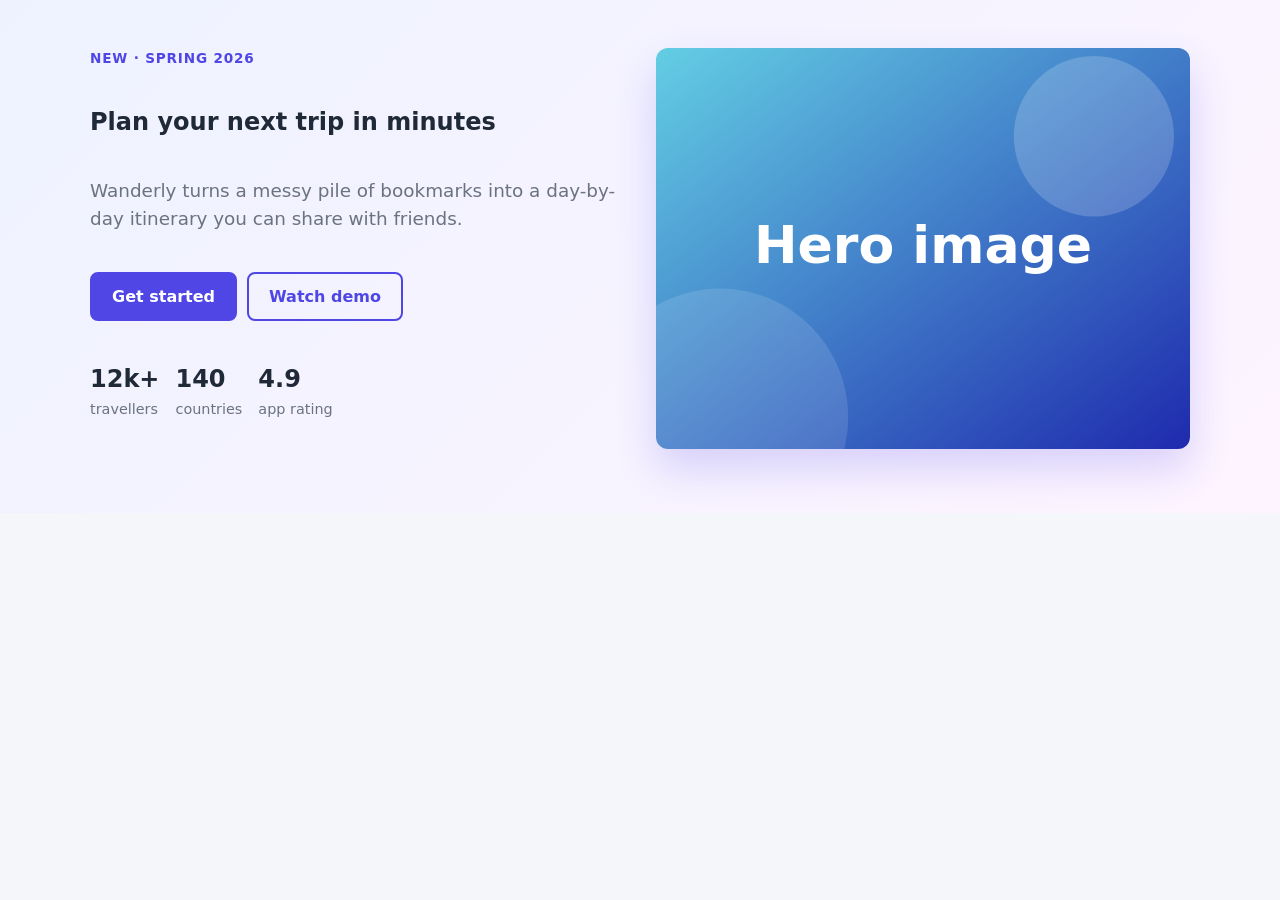
<file: practice/03-hero/index.html>
<!DOCTYPE html>
<html lang="en">
<head>
  <meta charset="UTF-8">
  <meta name="viewport" content="width=device-width, initial-scale=1.0">
  <title>Wanderly — Hero</title>
  <link rel="stylesheet" href="styles.css">
</head>
<body>
<main>
  <section class="hero">
    <div class="container hero-inner">
      <div class="hero-text">
        <p class="eyebrow">New · Spring 2026</p>
        <h1>Plan your next trip in minutes</h1>
        <p class="lead">Wanderly turns a messy pile of bookmarks into a day-by-day itinerary you can share with friends.</p>
        <div class="hero-actions">
          <a class="btn" href="#">Get started</a>
          <a class="btn btn--ghost" href="#">Watch demo</a>
        </div>
        <ul class="hero-stats">
          <li><strong>12k+</strong><span>travellers</span></li>
          <li><strong>140</strong><span>countries</span></li>
          <li><strong>4.9</strong><span>app rating</span></li>
        </ul>
      </div>
      <img class="hero-img" src="images/hero.svg" width="800" height="600" alt="">
    </div>
  </section>
</main>
</body>
</html>
</file>
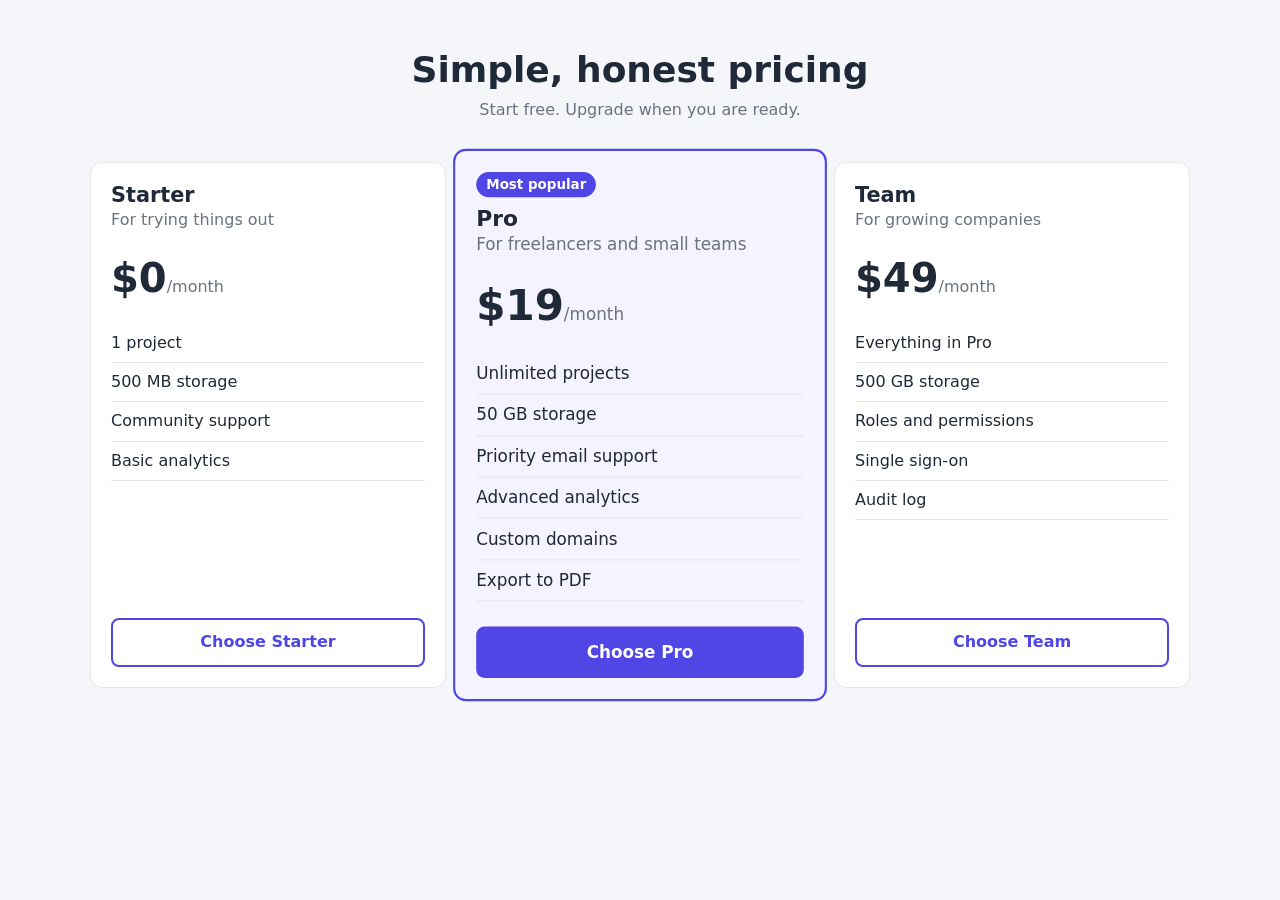
<file: practice/04-pricing/index.html>
<!DOCTYPE html>
<html lang="en">
<head>
  <meta charset="UTF-8">
  <meta name="viewport" content="width=device-width, initial-scale=1.0">
  <title>Pricing</title>
  <link rel="stylesheet" href="styles.css">
</head>
<body>
<main class="container pricing">
  <header class="pricing-head">
    <h1>Simple, honest pricing</h1>
    <p class="muted">Start free. Upgrade when you are ready.</p>
  </header>
  <section class="plans">
      <article class="plan card">
        <h2>Starter</h2>
        <p class="muted">For trying things out</p>
        <p class="plan-price">$0<span>/month</span></p>
        <ul>
          <li>1 project</li>
          <li>500 MB storage</li>
          <li>Community support</li>
          <li>Basic analytics</li>
        </ul>
        <a class="btn btn--ghost" href="#">Choose Starter</a>
      </article>
      <article class="plan card plan--featured">
        <p class="badge">Most popular</p>
        <h2>Pro</h2>
        <p class="muted">For freelancers and small teams</p>
        <p class="plan-price">$19<span>/month</span></p>
        <ul>
          <li>Unlimited projects</li>
          <li>50 GB storage</li>
          <li>Priority email support</li>
          <li>Advanced analytics</li>
          <li>Custom domains</li>
          <li>Export to PDF</li>
        </ul>
        <a class="btn" href="#">Choose Pro</a>
      </article>
      <article class="plan card">
        <h2>Team</h2>
        <p class="muted">For growing companies</p>
        <p class="plan-price">$49<span>/month</span></p>
        <ul>
          <li>Everything in Pro</li>
          <li>500 GB storage</li>
          <li>Roles and permissions</li>
          <li>Single sign-on</li>
          <li>Audit log</li>
        </ul>
        <a class="btn btn--ghost" href="#">Choose Team</a>
      </article>
  </section>
</main>
</body>
</html>
</file>
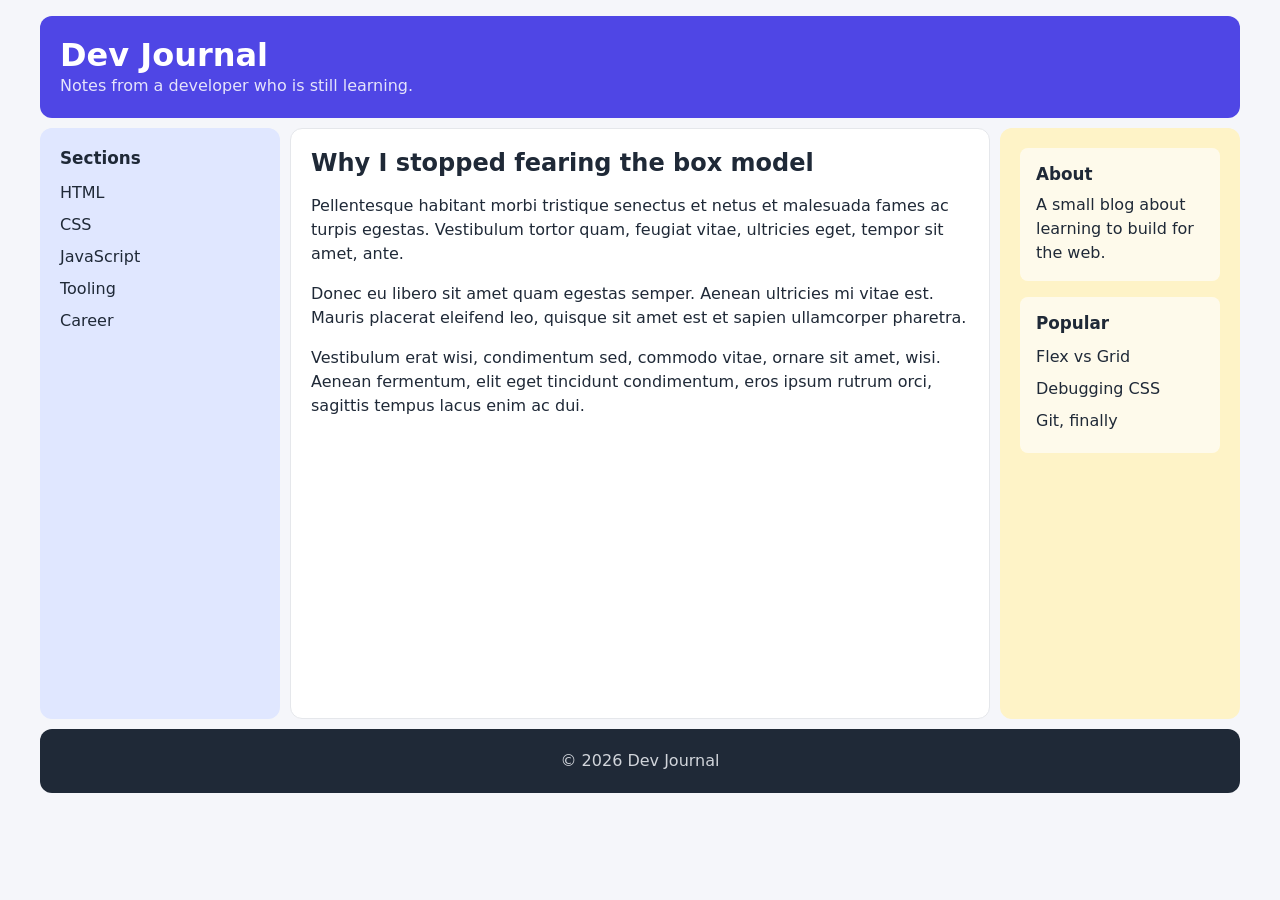
<file: practice/05-page-layout/index.html>
<!DOCTYPE html>
<html lang="en">
<head>
  <meta charset="UTF-8">
  <meta name="viewport" content="width=device-width, initial-scale=1.0">
  <title>Dev Journal — Page layout</title>
  <link rel="stylesheet" href="styles.css">
</head>
<body>
<div class="page">
  <header class="page-header">
    <h1>Dev Journal</h1>
    <p>Notes from a developer who is still learning.</p>
  </header>

  <nav class="sidebar" aria-label="Sections">
    <h2>Sections</h2>
    <ul>
      <li><a href="#">HTML</a></li>
      <li><a href="#">CSS</a></li>
      <li><a href="#">JavaScript</a></li>
      <li><a href="#">Tooling</a></li>
      <li><a href="#">Career</a></li>
    </ul>
  </nav>

  <main class="content">
    <h2>Why I stopped fearing the box model</h2>
    <p>Pellentesque habitant morbi tristique senectus et netus et malesuada fames ac turpis egestas. Vestibulum tortor quam, feugiat vitae, ultricies eget, tempor sit amet, ante.</p>
    <p>Donec eu libero sit amet quam egestas semper. Aenean ultricies mi vitae est. Mauris placerat eleifend leo, quisque sit amet est et sapien ullamcorper pharetra.</p>
    <p>Vestibulum erat wisi, condimentum sed, commodo vitae, ornare sit amet, wisi. Aenean fermentum, elit eget tincidunt condimentum, eros ipsum rutrum orci, sagittis tempus lacus enim ac dui.</p>
  </main>

  <aside class="widgets">
    <section class="widget">
      <h2>About</h2>
      <p>A small blog about learning to build for the web.</p>
    </section>
    <section class="widget">
      <h2>Popular</h2>
      <ul>
        <li><a href="#">Flex vs Grid</a></li>
        <li><a href="#">Debugging CSS</a></li>
        <li><a href="#">Git, finally</a></li>
      </ul>
    </section>
  </aside>

  <footer class="page-footer">
    <p>© 2026 Dev Journal</p>
  </footer>
</div>
</body>
</html>
</file>
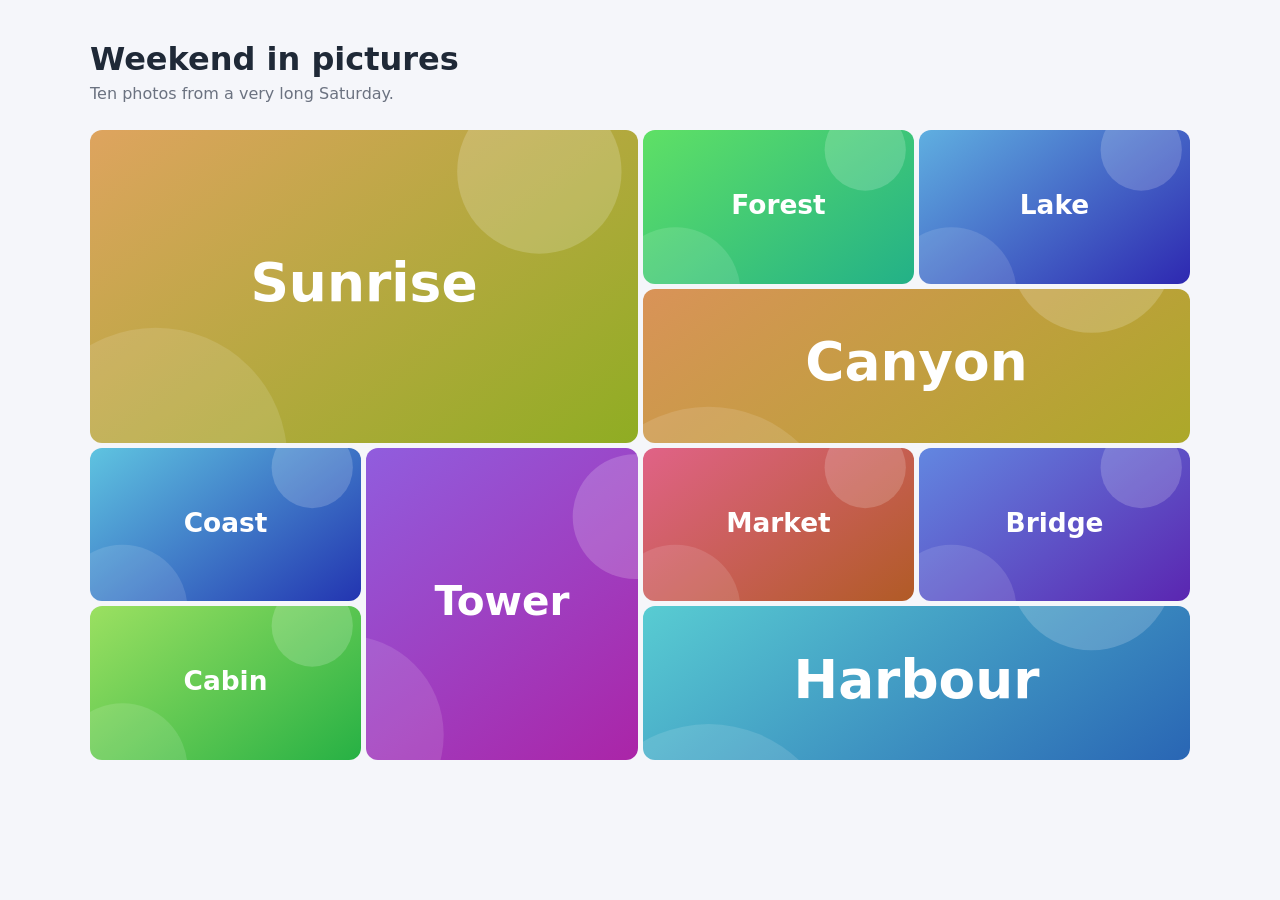
<file: practice/06-gallery/index.html>
<!DOCTYPE html>
<html lang="en">
<head>
  <meta charset="UTF-8">
  <meta name="viewport" content="width=device-width, initial-scale=1.0">
  <title>Gallery</title>
  <link rel="stylesheet" href="styles.css">
</head>
<body>
<header class="container page-head">
  <h1>Weekend in pictures</h1>
  <p class="muted">Ten photos from a very long Saturday.</p>
</header>

<main class="container">
  <ul class="gallery">
    <li class="shot shot--big"><img src="images/g1.svg" width="800" height="600" alt="Sunrise"></li>
    <li class="shot"><img src="images/g2.svg" width="800" height="600" alt="Forest"></li>
    <li class="shot"><img src="images/g3.svg" width="800" height="600" alt="Lake"></li>
    <li class="shot shot--wide"><img src="images/g4.svg" width="800" height="600" alt="Canyon"></li>
    <li class="shot"><img src="images/g5.svg" width="800" height="600" alt="Coast"></li>
    <li class="shot shot--tall"><img src="images/g6.svg" width="800" height="600" alt="Tower"></li>
    <li class="shot"><img src="images/g7.svg" width="800" height="600" alt="Market"></li>
    <li class="shot"><img src="images/g8.svg" width="800" height="600" alt="Bridge"></li>
    <li class="shot shot--wide"><img src="images/g9.svg" width="800" height="600" alt="Harbour"></li>
    <li class="shot"><img src="images/g10.svg" width="800" height="600" alt="Cabin"></li>
  </ul>
</main>
</body>
</html>
</file>
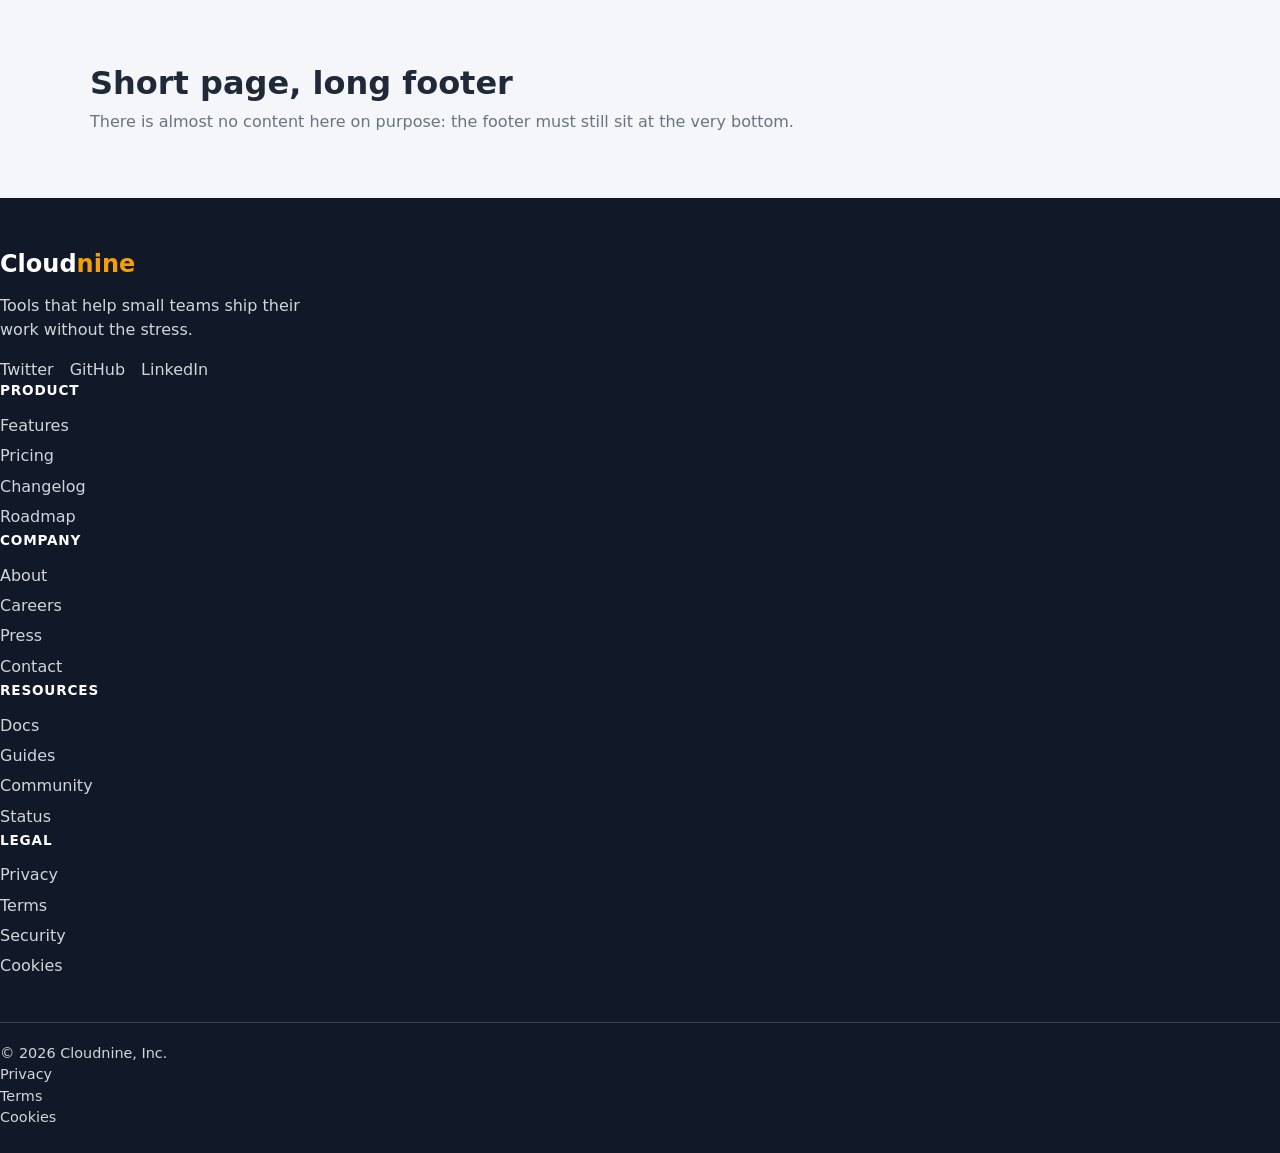
<file: practice/07-footer/index.html>
<!DOCTYPE html>
<html lang="en">
<head>
  <meta charset="UTF-8">
  <meta name="viewport" content="width=device-width, initial-scale=1.0">
  <title>Footer</title>
  <link rel="stylesheet" href="styles.css">
</head>
<body>
<main class="container intro">
  <h1>Short page, long footer</h1>
  <p class="muted">There is almost no content here on purpose: the footer must still sit at the very bottom.</p>
</main>

<footer class="site-footer">
  <div class="footer-grid">
    <div class="footer-brand">
      <a class="logo" href="#">Cloud<span>nine</span></a>
      <p>Tools that help small teams ship their work without the stress.</p>
      <ul class="social">
        <li><a href="#">Twitter</a></li>
        <li><a href="#">GitHub</a></li>
        <li><a href="#">LinkedIn</a></li>
      </ul>
    </div>
      <div class="footer-col">
        <h3>Product</h3>
        <ul>
          <li><a href="#">Features</a></li>
          <li><a href="#">Pricing</a></li>
          <li><a href="#">Changelog</a></li>
          <li><a href="#">Roadmap</a></li>
        </ul>
      </div>
      <div class="footer-col">
        <h3>Company</h3>
        <ul>
          <li><a href="#">About</a></li>
          <li><a href="#">Careers</a></li>
          <li><a href="#">Press</a></li>
          <li><a href="#">Contact</a></li>
        </ul>
      </div>
      <div class="footer-col">
        <h3>Resources</h3>
        <ul>
          <li><a href="#">Docs</a></li>
          <li><a href="#">Guides</a></li>
          <li><a href="#">Community</a></li>
          <li><a href="#">Status</a></li>
        </ul>
      </div>
      <div class="footer-col">
        <h3>Legal</h3>
        <ul>
          <li><a href="#">Privacy</a></li>
          <li><a href="#">Terms</a></li>
          <li><a href="#">Security</a></li>
          <li><a href="#">Cookies</a></li>
        </ul>
      </div>
  </div>
  <div class="footer-bottom">
    <p>© 2026 Cloudnine, Inc.</p>
    <ul class="legal">
      <li><a href="#">Privacy</a></li>
      <li><a href="#">Terms</a></li>
      <li><a href="#">Cookies</a></li>
    </ul>
  </div>
</footer>
</body>
</html>
</file>
<file: homework/01-restaurant-menu/styles.css>
/* Homework 1 — Restaurant menu

   Goal: Build a menu page: a "chef's special" banner, then four menu sections in two columns. Every dish is a row with the name on the left and the price on the right, joined by a dotted line.

   Rules (a screenshot cannot show these):
     - The dotted line between the name and the price takes all the free space of the row and sits on the text baseline (use flex on .item-row and a flexible .leader).
     - Special banner: picture takes 40% of the width, text takes the rest. On mobile they stack and the picture is full width.
     - Menu: 2 columns on tablet and desktop, 1 column on mobile.
     - Hint: if the picture refuses to shrink to 40%, remember that flex items have min-width: auto.

   Target: see target.png (mobile 375 · tablet 768 · desktop 1280).
   Drag the browser window between 320px and 1400px: there must be no
   horizontal scrollbar at any width. Do not edit index.html.
*/

/* ===== GIVEN — already finished, you do not need to change it ===== */
:root {
  --bg: #f5f6fa;
  --surface: #ffffff;
  --text: #1f2937;
  --muted: #6b7280;
  --primary: #4f46e5;
  --primary-dark: #4338ca;
  --accent: #f59e0b;
  --border: #e5e7eb;
  --radius: 12px;
  --gap: 1.5rem;
}

*,
*::before,
*::after {
  box-sizing: border-box;
}

body {
  margin: 0;
  font-family:
    system-ui,
    -apple-system,
    "Segoe UI",
    Roboto,
    sans-serif;
  color: var(--text);
  background: var(--bg);
  line-height: 1.5;
}

h1,
h2,
h3,
p {
  margin: 0;
}
h1,
h2,
h3 {
  line-height: 1.2;
}
ul,
ol {
  margin: 0;
  padding: 0;
  list-style: none;
}
a {
  color: inherit;
  text-decoration: none;
}
img {
  display: block;
  max-width: 100%;
  height: auto;
}

.container {
  width: min(100% - 2rem, 1100px);
  margin-inline: auto;
}

.btn {
  display: inline-block;
  padding: 0.65rem 1.25rem;
  border: 2px solid var(--primary);
  border-radius: 8px;
  background: var(--primary);
  color: #fff;
  font: inherit;
  font-weight: 600;
  cursor: pointer;
}
.btn:hover {
  background: var(--primary-dark);
  border-color: var(--primary-dark);
}
.btn--ghost {
  background: transparent;
  color: var(--primary);
}
.btn--ghost:hover {
  background: var(--primary);
  color: #fff;
}

.card {
  background: var(--surface);
  border: 1px solid var(--border);
  border-radius: var(--radius);
  padding: 1.25rem;
}

.eyebrow {
  color: var(--primary);
  font-weight: 700;
  font-size: 0.85rem;
  text-transform: uppercase;
  letter-spacing: 0.06em;
}
.muted {
  color: var(--muted);
}

.menu-hero {
  padding: 3rem 0;
  background: #1f2937;
  color: #fff;
  text-align: center;
}
.menu-hero p {
  color: #d1d5db;
  margin-top: 0.4rem;
}

.special {
  margin-block: 2rem;
  padding: 1rem;
}
.special-text > * + * {
  margin-top: 0.75rem;
}
.special-img {
  border-radius: 8px;
}
.special-price {
  font-weight: 800;
  font-size: 1.25rem;
  color: var(--primary);
}

.menu {
  padding-bottom: 3rem;
}
.menu-section h2 {
  margin-bottom: 1rem;
  padding-bottom: 0.4rem;
  border-bottom: 2px solid var(--text);
  font-size: 1.3rem;
}
.item {
  margin-bottom: 1rem;
}
.name {
  font-weight: 600;
}
.price {
  font-weight: 700;
  color: var(--primary);
}
.desc {
  color: var(--muted);
  font-size: 0.9rem;
}
.leader {
  border-bottom: 2px dotted #9ca3af;
}

/* ===== YOUR CODE — layout + responsiveness ===== */

.card {
  display: flex;
  gap: 20px;
}
.special-img {
  width: 40%;
}

.menu {
  display: grid;
  grid-template-columns: 1fr 1fr;
  gap: 40px;
}
.item-row {
  display: flex;
  align-items: baseline;
  gap: 6px;
}
.leader {
  flex: 1;
}

@media (max-width: 768px) {
  .card {
    display: flex;
    gap: 20px;
  }
  .special-img {
    width: 40%;
  }

  .menu {
    display: grid;
    grid-template-columns: 1fr 1fr;
    gap: 40px;
  }
  .item-row {
    display: flex;
    align-items: baseline;
    gap: 6px;
  }
  .leader {
    flex: 1;
  }
}

@media (max-width: 375px) {
  .card {
    display: flex;
    flex-direction: column;
    gap: 20px;
  }

  .special-img {
    width: 1000%;
  }

  .menu {
    display: grid;
    grid-template-columns: 1fr;
    gap: 40px;
  }
}
</file>
<file: homework/02-dashboard/styles.css>
/* Homework 2 — Admin dashboard

   Goal: Lay out a dashboard: four stat cards, a big chart, an activity list and a goals card. Desktop has 4 columns, tablet 2, mobile 1.

   Rules (a screenshot cannot show these):
     - Desktop: the chart and the goals card are 3 columns wide; the activity list is one column wide and as tall as both of them together.
     - Tablet: chart takes the full width; activity and goals share the next row. When you change the number of columns, remember to reset the column/row you placed items in.
     - Top bar: title on the left, user on the right, vertically centered.
     - Chart bars: all 12 bars share the width equally, stand on the bottom line and their height comes from the inline style.
     - Activity list: the time is pushed to the far right of each row.

   Target: see target.png (mobile 375 · tablet 768 · desktop 1280).
   Drag the browser window between 320px and 1400px: there must be no
   horizontal scrollbar at any width. Do not edit index.html.
*/

/* ===== GIVEN — already finished, you do not need to change it ===== */
:root {
  --bg: #f5f6fa;
  --surface: #ffffff;
  --text: #1f2937;
  --muted: #6b7280;
  --primary: #4f46e5;
  --primary-dark: #4338ca;
  --accent: #f59e0b;
  --border: #e5e7eb;
  --radius: 12px;
  --gap: 1.5rem;
}

*,
*::before,
*::after {
  box-sizing: border-box;
}

body {
  margin: 0;
  font-family:
    system-ui,
    -apple-system,
    "Segoe UI",
    Roboto,
    sans-serif;
  color: var(--text);
  background: var(--bg);
  line-height: 1.5;
}

h1,
h2,
h3,
p {
  margin: 0;
}
h1,
h2,
h3 {
  line-height: 1.2;
}
ul,
ol {
  margin: 0;
  padding: 0;
  list-style: none;
}
a {
  color: inherit;
  text-decoration: none;
}
img {
  display: block;
  max-width: 100%;
  height: auto;
}

.container {
  width: min(100% - 2rem, 1100px);
  margin-inline: auto;
}

.btn {
  display: inline-block;
  padding: 0.65rem 1.25rem;
  border: 2px solid var(--primary);
  border-radius: 8px;
  background: var(--primary);
  color: #fff;
  font: inherit;
  font-weight: 600;
  cursor: pointer;
}
.btn:hover {
  background: var(--primary-dark);
  border-color: var(--primary-dark);
}
.btn--ghost {
  background: transparent;
  color: var(--primary);
}
.btn--ghost:hover {
  background: var(--primary);
  color: #fff;
}

.card {
  background: var(--surface);
  border: 1px solid var(--border);
  border-radius: var(--radius);
  padding: 1.25rem;
}

.eyebrow {
  color: var(--primary);
  font-weight: 700;
  font-size: 0.85rem;
  text-transform: uppercase;
  letter-spacing: 0.06em;
}
.muted {
  color: var(--muted);
}

.topbar {
  padding: 0.9rem 0;
  background: var(--surface);
  border-bottom: 1px solid var(--border);
}
.brand {
  font-size: 1.25rem;
  color: var(--primary);
}
.user {
  gap: 0.6rem;
  font-weight: 600;
}
.user-avatar {
  width: 40px;
  height: 40px;
  border-radius: 50%;
}

.dash {
  padding-block: 1.5rem 3rem;
}
.dash h2 {
  font-size: 1.05rem;
  margin-bottom: 1rem;
}
.stat-value {
  font-size: 1.75rem;
  font-weight: 800;
  margin: 0.25rem 0;
}
.stat-change {
  font-size: 0.85rem;
  color: #059669;
}

.bars {
  height: 220px;
  gap: 8px;
}
.bar {
  background: linear-gradient(var(--primary), #818cf8);
  border-radius: 6px 6px 0 0;
}

.act {
  padding: 0.65rem 0;
  border-bottom: 1px solid var(--border);
  font-size: 0.95rem;
}
.act-time {
  font-size: 0.8rem;
}

.goal {
  margin-bottom: 1rem;
}
.goal p {
  display: flex;
  justify-content: space-between;
  margin-bottom: 0.4rem;
  font-size: 0.95rem;
}
.progress {
  height: 10px;
  background: var(--border);
  border-radius: 99px;
  overflow: hidden;
}
.progress span {
  display: block;
  height: 100%;
  background: var(--accent);
  border-radius: 99px;
}

/* ===== YOUR CODE — layout + responsiveness ===== */
.topbar-inner {
  display: flex;
  justify-content: space-between;
  align-items: center;
}
.brand {
  display: flex;
  justify-content: flex-start;
}
.user {
  display: flex;
  justify-content: flex-end;
  align-items: center;
  gap: 10px;
}

.dash {
  display: grid;
  grid-template-columns: repeat(4, 1fr);
  grid-template-areas:
    "header header header header"
    "stat stat stat stat"
    "chart chart chart activity"
    "goals goals goals activity";
  gap: 10px;
}
.topbar {
  grid-area: header;
}
.stat-card {
  grid-area: stat;
}
.chart {
  grid-area: chart;
}
.activity {
  grid-area: activity;
}
.goals {
  grid-area: goals;
}
.stat-card {
  display: grid;
  grid-template-columns: repeat(4, 1fr);
  gap: 20px;
}
.bars {
  display: grid;
  grid-template-columns: repeat(12, 1fr);
  align-items: end;
}
.act {
  display: flex;
  justify-content: space-between;
  gap: 50px;
}
@media (max-width: 768px) {
  .dash {
    display: grid;
    grid-template-columns: repeat(2, 1fr);
    grid-template-areas:
      "header header "
      "stat stat"
      "chart chart"
      "activity goals";
    gap: 10px;
  }

  .stat-card {
    display: grid;
    grid-template-columns: repeat(2, 1fr);
    gap: 20px;
  }
}

@media (max-width: 375px) {
  .dash {
    display: grid;
    grid-template-columns: repeat(1, 1fr);
    grid-template-areas:
      "header"
      "stat"
      "chart"
      "activity"
      "goals";
    gap: 10px;
  }

  .stat-card {
    display: grid;
    grid-template-columns: repeat(1, 1fr);
    gap: 20px;
  }
}
</file>
<file: homework/03-team-page/styles.css>
/* Homework 3 — Team page

   Goal: Show eight team members as cards: 4 per row on desktop, 3 on tablet, 2 on mobile. An incomplete last row is centered.

   Rules (a screenshot cannot show these):
     - Use flex with wrapping (not grid): the cards in the last row must be centered, not stuck to the left.
     - Card widths are written as percentages, taking the gaps into account, e.g. calc((100% - 3 * 1.5rem) / 4) for 4 per row. No fixed pixel widths.
     - Page header: title on the left, button on the right; on a narrow screen the button wraps below the title.
     - The "We are hiring" block is centered both ways (text and button).

   Target: see target.png (mobile 375 · tablet 768 · desktop 1280).
   Drag the browser window between 320px and 1400px: there must be no
   horizontal scrollbar at any width. Do not edit index.html.
*/

/* ===== GIVEN — already finished, you do not need to change it ===== */
:root {
  --bg: #f5f6fa;
  --surface: #ffffff;
  --text: #1f2937;
  --muted: #6b7280;
  --primary: #4f46e5;
  --primary-dark: #4338ca;
  --accent: #f59e0b;
  --border: #e5e7eb;
  --radius: 12px;
  --gap: 1.5rem;
}

*,
*::before,
*::after {
  box-sizing: border-box;
}

body {
  margin: 0;
  font-family:
    system-ui,
    -apple-system,
    "Segoe UI",
    Roboto,
    sans-serif;
  color: var(--text);
  background: var(--bg);
  line-height: 1.5;
}

h1,
h2,
h3,
p {
  margin: 0;
}
h1,
h2,
h3 {
  line-height: 1.2;
}
ul,
ol {
  margin: 0;
  padding: 0;
  list-style: none;
}
a {
  color: inherit;
  text-decoration: none;
}
img {
  display: block;
  max-width: 100%;
  height: auto;
}

.container {
  width: min(100% - 2rem, 1100px);
  margin-inline: auto;
}

.btn {
  display: inline-block;
  padding: 0.65rem 1.25rem;
  border: 2px solid var(--primary);
  border-radius: 8px;
  background: var(--primary);
  color: #fff;
  font: inherit;
  font-weight: 600;
  cursor: pointer;
}
.btn:hover {
  background: var(--primary-dark);
  border-color: var(--primary-dark);
}
.btn--ghost {
  background: transparent;
  color: var(--primary);
}
.btn--ghost:hover {
  background: var(--primary);
  color: #fff;
}

.card {
  background: var(--surface);
  border: 1px solid var(--border);
  border-radius: var(--radius);
  padding: 1.25rem;
}

.eyebrow {
  color: var(--primary);
  font-weight: 700;
  font-size: 0.85rem;
  text-transform: uppercase;
  letter-spacing: 0.06em;
}
.muted {
  color: var(--muted);
}

.team-page {
  padding-block: 2.5rem 4rem;
}
.team-head {
  margin-bottom: 2rem;
}
.team-head h1 {
  font-size: 2rem;
  margin-bottom: 0.25rem;
}

.member {
  padding: 1.25rem 0.75rem;
  text-align: center;
}
.avatar {
  width: 96px;
  height: 96px;
  margin: 0 auto 0.9rem;
  border-radius: 50%;
  object-fit: cover;
}
.member h2 {
  font-size: 1.05rem;
}

.join {
  margin-top: 2.5rem;
  padding: 2rem 1rem;
  background: #eef2ff;
  border-color: #c7d2fe;
}
.join > * + * {
  margin-top: 0.75rem;
}

/* ===== YOUR CODE — layout + responsiveness ===== */
.team-head {
  display: flex;
  justify-content: space-between;
  align-items: center;
  flex-wrap: wrap;
  gap: 10px;
}
.team {
  display: flex;
  justify-content: center;
  flex-wrap: wrap;
  gap: 20px;
}
.member {
  width: calc((100% - 3 * 1.5rem) / 4);
}

.join {
  justify-items: center;
}
.btn--ghost {
  display: flex;
  align-items: center;
}
@media (max-width: 768px) {
  .member {
    width: calc((100% - 3 * 1.5rem) / 3);
  }
}
@media (max-width: 375px) {
  .member {
    width: calc((100% - 3 * 1.5rem) / 2);
  }
}
</file>
<file: homework/04-timeline/styles.css>
/* Homework 4 — Event schedule

   Goal: Show a conference schedule that changes its direction: a horizontal timeline on desktop, a vertical list on tablet and a stacked list on mobile.

   Rules (a screenshot cannot show these):
     - Desktop: four events side by side, each is a column (time on top of the card). All four cards are equally tall.
     - Tablet: events one under another; inside each event the time is on the left (a fixed 5rem wide column) and the card fills the rest.
     - Mobile: events one under another and, inside each event, time above the card.
     - Only flexbox is allowed in this task. The magic is flex-direction (on two levels) and flex: 1.

   Target: see target.png (mobile 375 · tablet 768 · desktop 1280).
   Drag the browser window between 320px and 1400px: there must be no
   horizontal scrollbar at any width. Do not edit index.html.
*/

/* ===== GIVEN — already finished, you do not need to change it ===== */
:root {
  --bg: #f5f6fa;
  --surface: #ffffff;
  --text: #1f2937;
  --muted: #6b7280;
  --primary: #4f46e5;
  --primary-dark: #4338ca;
  --accent: #f59e0b;
  --border: #e5e7eb;
  --radius: 12px;
  --gap: 1.5rem;
}

*,
*::before,
*::after {
  box-sizing: border-box;
}

body {
  margin: 0;
  font-family:
    system-ui,
    -apple-system,
    "Segoe UI",
    Roboto,
    sans-serif;
  color: var(--text);
  background: var(--bg);
  line-height: 1.5;
}

h1,
h2,
h3,
p {
  margin: 0;
}
h1,
h2,
h3 {
  line-height: 1.2;
}
ul,
ol {
  margin: 0;
  padding: 0;
  list-style: none;
}
a {
  color: inherit;
  text-decoration: none;
}
img {
  display: block;
  max-width: 100%;
  height: auto;
}

.container {
  width: min(100% - 2rem, 1100px);
  margin-inline: auto;
}

.btn {
  display: inline-block;
  padding: 0.65rem 1.25rem;
  border: 2px solid var(--primary);
  border-radius: 8px;
  background: var(--primary);
  color: #fff;
  font: inherit;
  font-weight: 600;
  cursor: pointer;
}
.btn:hover {
  background: var(--primary-dark);
  border-color: var(--primary-dark);
}
.btn--ghost {
  background: transparent;
  color: var(--primary);
}
.btn--ghost:hover {
  background: var(--primary);
  color: #fff;
}

.card {
  background: var(--surface);
  border: 1px solid var(--border);
  border-radius: var(--radius);
  padding: 1.25rem;
}

.eyebrow {
  color: var(--primary);
  font-weight: 700;
  font-size: 0.85rem;
  text-transform: uppercase;
  letter-spacing: 0.06em;
}
.muted {
  color: var(--muted);
}

.schedule {
  padding-block: 2.5rem 4rem;
}
.schedule-head {
  margin-bottom: 2rem;
}
.schedule-head h1 {
  font-size: 2rem;
  margin: 0.25rem 0;
}

.event {
  padding-top: 0.75rem;
  border-top: 3px solid var(--primary);
}
.time {
  font-size: 1.25rem;
  font-weight: 800;
  color: var(--primary);
}
.event-card h2 {
  font-size: 1.05rem;
  margin-bottom: 0.4rem;
}

/* ===== YOUR CODE — layout + responsiveness ===== */

.timeline {
  display: flex;
  flex-direction: row;
  gap: 20px;
}
.event {
  display: flex;
  flex-direction: column;
  flex: 1;
}
.event-card {
  flex: 1;
}

@media (max-width: 768px) {
  .timeline {
    display: flex;
    flex-direction: column;
    gap: 20px;
  }
  .event {
    display: flex;
    flex-direction: row;
    gap: 20px;
  }
  .time {
    width: 5rem;
  }
  .event-card {
    flex-grow: 1;
  }
}
@media (max-width: 375px) {
  .timeline {
    display: flex;
    flex-direction: column;
    gap: 20px;
  }
  .event {
    display: flex;
    flex-direction: column;
    gap: 20px;
  }
}
</file>
<file: homework/05-landing-page/styles.css>
/* Homework 5 — Landing page

   Goal: Build a full landing page: navbar, hero, three features, partner logos, call-to-action and a footer. Use flex where the content is a row of things, grid where it is a table of things.

   Rules (a screenshot cannot show these):
     - Navbar: logo left, links and button right. On mobile (600px and below) hide the text links and keep only the logo and the button.
     - Hero: two equal columns on desktop; on tablet and mobile the image goes below the text and never gets wider than 520px.
     - Features: 3 columns on desktop and tablet, 1 column on mobile. Try to do it with one grid declaration and no media query.
     - Partner logos: one centered row that wraps.
     - Call-to-action band: text on the left, button on the right; on mobile everything is stacked and centered.
     - Footer: copyright on the left, links on the right; on mobile stacked and centered.

   Target: see target.png (mobile 375 · tablet 768 · desktop 1280).
   Drag the browser window between 320px and 1400px: there must be no
   horizontal scrollbar at any width. Do not edit index.html.
*/

/* ===== GIVEN — already finished, you do not need to change it ===== */
:root {
  --bg: #f5f6fa;
  --surface: #ffffff;
  --text: #1f2937;
  --muted: #6b7280;
  --primary: #4f46e5;
  --primary-dark: #4338ca;
  --accent: #f59e0b;
  --border: #e5e7eb;
  --radius: 12px;
  --gap: 1.5rem;
}

*,
*::before,
*::after {
  box-sizing: border-box;
}

body {
  margin: 0;
  font-family:
    system-ui,
    -apple-system,
    "Segoe UI",
    Roboto,
    sans-serif;
  color: var(--text);
  background: var(--bg);
  line-height: 1.5;
}

h1,
h2,
h3,
p {
  margin: 0;
}
h1,
h2,
h3 {
  line-height: 1.2;
}
ul,
ol {
  margin: 0;
  padding: 0;
  list-style: none;
}
a {
  color: inherit;
  text-decoration: none;
}
img {
  display: block;
  max-width: 100%;
  height: auto;
}

.container {
  width: min(100% - 2rem, 1100px);
  margin-inline: auto;
}

.btn {
  display: inline-block;
  padding: 0.65rem 1.25rem;
  border: 2px solid var(--primary);
  border-radius: 8px;
  background: var(--primary);
  color: #fff;
  font: inherit;
  font-weight: 600;
  cursor: pointer;
}
.btn:hover {
  background: var(--primary-dark);
  border-color: var(--primary-dark);
}
.btn--ghost {
  background: transparent;
  color: var(--primary);
}
.btn--ghost:hover {
  background: var(--primary);
  color: #fff;
}

.card {
  background: var(--surface);
  border: 1px solid var(--border);
  border-radius: var(--radius);
  padding: 1.25rem;
}

.eyebrow {
  color: var(--primary);
  font-weight: 700;
  font-size: 0.85rem;
  text-transform: uppercase;
  letter-spacing: 0.06em;
}
.muted {
  color: var(--muted);
}

.site-header {
  padding: 1rem 0;
  background: var(--surface);
  border-bottom: 1px solid var(--border);
}
.logo {
  font-size: 1.4rem;
  font-weight: 800;
  color: var(--primary);
}
.logo span {
  color: var(--accent);
}
.nav-links a {
  display: block;
  padding: 0.4rem 0.25rem;
  color: var(--muted);
  font-weight: 500;
}

.hero {
  padding: 3.5rem 0;
  background: linear-gradient(135deg, #eef2ff, #fdf4ff);
}
.hero-text > * + * {
  margin-top: 1.25rem;
}
.hero h1 {
  font-size: clamp(2rem, 5vw, 3.25rem);
}
.lead {
  color: var(--muted);
  font-size: 1.15rem;
}
.hero-img {
  border-radius: var(--radius);
  box-shadow: 0 20px 40px rgba(79, 70, 229, 0.2);
}

.features {
  padding-block: 3.5rem;
}
.features h2 {
  text-align: center;
  margin-bottom: 2rem;
  font-size: 1.75rem;
}
.feature-icon {
  width: 56px;
  height: 56px;
  margin-bottom: 1rem;
  border-radius: 14px;
}
.feature h3 {
  margin-bottom: 0.4rem;
}

.partners {
  padding-bottom: 3.5rem;
  text-align: center;
}
.logo-row {
  margin-top: 1rem;
}
.logo-row li {
  padding: 0.4rem 1rem;
  border: 1px solid var(--border);
  border-radius: 99px;
  background: var(--surface);
  font-weight: 700;
  color: var(--muted);
}

.cta {
  padding: 3rem 0;
  background: var(--primary);
  color: #fff;
}
.cta p {
  opacity: 0.85;
  margin-top: 0.3rem;
}
.btn--light {
  background: #fff;
  border-color: #fff;
  color: var(--primary);
}
.btn--light:hover {
  background: #eef2ff;
  border-color: #eef2ff;
}

.site-footer {
  padding: 1.5rem 0;
  background: #111827;
  color: #d1d5db;
  font-size: 0.9rem;
}
.footer-links a:hover {
  color: #fff;
}

/* ===== YOUR CODE — layout + responsiveness ===== */

.navbar {
  display: flex;
  justify-content: space-between;
}
.nav-links,
.nav {
  display: flex;
  gap: 10px;
  justify-content: center;
}
.nav-links .btn {
  display: flex;
}
.hero-inner {
  display: flex;
  justify-content: space-between;
  gap: 10px;
}
.hero-img {
  width: 70%;
  object-fit: cover;
}
.hero-text {
  display: flex;
  flex-direction: column;
  align-items: start;
}
.feature-list {
  display: flex;
  gap: 20px;
  justify-content: space-between;
}
.logo-row {
  display: flex;
  justify-content: center;
}

.cta-inner,
.btn--light {
  display: flex;
  justify-content: space-between;
}
.btn--light {
  align-items: center;
}
.footer-row {
  display: flex;
  justify-content: space-between;
}
.footer-links {
  display: flex;
  gap: 10px;
}
@media (max-width: 768px) {
  .hero-inner {
    display: flex;
    flex-direction: column;
    justify-content: space-between;
    align-items: center;
    gap: 20px;
  }
  .hero-img {
    width: 100%;
    max-width: 520px;
    object-fit: cover;
  }
  .hero-text {
    display: flex;
    flex-direction: column;
    align-items: start;
  }
  .feature-list {
    gap: 5px;
    justify-content: space-between;
  }
}

@media (max-width: 600px) {
  .nav-links li {
    display: none;
  }
}
@media (max-width: 375px) {
  .hero-img {
    width: 100%;
    max-width: 520px;
    object-fit: cover;
  }
  .site-header {
    display: flex;
    width: 100%;
  }
  .nav-links li {
    display: none;
  }

  .feature-list {
    display: flex;
    flex-direction: column;
  }
  .logo-row {
    flex-wrap: wrap;
    gap: 10px;
  }

  .cta-inner,
  .btn--light {
    display: flex;
    flex-direction: column;
    align-items: center;
    gap: 10px;
  }

  .footer-row {
    display: flex;
    flex-direction: column;
    align-items: center;
    gap: 10px;
  }
}
</file>
<file: homework/06-news-front-page/styles.css>
/* Homework 6 — News front page

   Goal: Build a newspaper front page: one big lead story, four smaller stories and a "Latest" column. The arrangement changes for every screen size.

   Rules (a screenshot cannot show these):
     - Desktop: 3 columns. The lead story spans the first two columns; "Latest" is a narrow 18rem column on the right that is as tall as the lead story plus the two rows of small stories.
     - Tablet: 2 columns. The lead story and "Latest" both take the full width; "Latest" is the last block.
     - Mobile: 1 column, and the small stories change shape: a small picture (35% width) on the left, the text on the right.
     - In "Latest" every row is a flex row: the time has a fixed width, the headline takes the rest.
     - Place the items with grid-column and grid-row; do not change index.html.

   Target: see target.png (mobile 375 · tablet 768 · desktop 1280).
   Drag the browser window between 320px and 1400px: there must be no
   horizontal scrollbar at any width. Do not edit index.html.
*/

/* ===== GIVEN — already finished, you do not need to change it ===== */
:root {
  --bg: #f5f6fa;
  --surface: #ffffff;
  --text: #1f2937;
  --muted: #6b7280;
  --primary: #4f46e5;
  --primary-dark: #4338ca;
  --accent: #f59e0b;
  --border: #e5e7eb;
  --radius: 12px;
  --gap: 1.5rem;
}

*,
*::before,
*::after {
  box-sizing: border-box;
}

body {
  margin: 0;
  font-family:
    system-ui,
    -apple-system,
    "Segoe UI",
    Roboto,
    sans-serif;
  color: var(--text);
  background: var(--bg);
  line-height: 1.5;
}

h1,
h2,
h3,
p {
  margin: 0;
}
h1,
h2,
h3 {
  line-height: 1.2;
}
ul,
ol {
  margin: 0;
  padding: 0;
  list-style: none;
}
a {
  color: inherit;
  text-decoration: none;
}
img {
  display: block;
  max-width: 100%;
  height: auto;
}

.container {
  width: min(100% - 2rem, 1100px);
  margin-inline: auto;
}

.btn {
  display: inline-block;
  padding: 0.65rem 1.25rem;
  border: 2px solid var(--primary);
  border-radius: 8px;
  background: var(--primary);
  color: #fff;
  font: inherit;
  font-weight: 600;
  cursor: pointer;
}
.btn:hover {
  background: var(--primary-dark);
  border-color: var(--primary-dark);
}
.btn--ghost {
  background: transparent;
  color: var(--primary);
}
.btn--ghost:hover {
  background: var(--primary);
  color: #fff;
}

.card {
  background: var(--surface);
  border: 1px solid var(--border);
  border-radius: var(--radius);
  padding: 1.25rem;
}

.eyebrow {
  color: var(--primary);
  font-weight: 700;
  font-size: 0.85rem;
  text-transform: uppercase;
  letter-spacing: 0.06em;
}
.muted {
  color: var(--muted);
}

.masthead {
  padding: 1.75rem 0;
  background: var(--surface);
  border-bottom: 3px double var(--text);
  text-align: center;
}
.masthead h1 {
  font-family: Georgia, "Times New Roman", serif;
  font-size: clamp(1.75rem, 5vw, 3rem);
}

.front {
  padding-block: 2rem 4rem;
}
.story {
  padding: 0;
  overflow: hidden;
}
.story img {
  aspect-ratio: 3 / 2;
  object-fit: cover;
  width: 100%;
}
.story--lead img {
  aspect-ratio: 16 / 9;
}
.story-body {
  padding: 1rem;
}
.story-body > * + * {
  margin-top: 0.5rem;
}
.story h2 {
  font-family: Georgia, "Times New Roman", serif;
  font-size: clamp(1.4rem, 3vw, 2rem);
}
.story h3 {
  font-size: 1.05rem;
}
.tag {
  display: inline-block;
  padding: 0.1rem 0.55rem;
  border-radius: 4px;
  background: var(--primary);
  color: #fff;
  font-size: 0.75rem;
  font-weight: 700;
  text-transform: uppercase;
}

.latest h2 {
  margin-bottom: 0.75rem;
  font-size: 1.2rem;
}
.latest li {
  padding: 0.65rem 0;
  border-bottom: 1px solid var(--border);
  font-size: 0.95rem;
}
.latest time {
  font-variant-numeric: tabular-nums;
}
.latest a:hover {
  color: var(--primary);
}

/* ===== YOUR CODE — layout + responsiveness ===== */
.front {
  display: grid;
  grid-template-columns: repeat(3, 1fr);
  grid-template-areas:
    "lead lead latest"
    "lead lead latest"
    "story story latest"
    "story story latest";
  gap: 10px;
}
.story--lead {
  grid-area: lead;
}
.story .card {
  grid-area: story;
}
.latest {
  grid-area: latest;
}
.container h1 {
  display: flex;
  justify-content: center;
}
.latest {
  width: 18rem;
}
.latest li {
  display: flex;
  flex-direction: row;
}
.latest .muted {
  flex: 0 0 50px;
  /* padding-right: 10px; */
}
@media (max-width: 768px) {
  .front {
    display: grid;
    grid-template-columns: repeat(2, 1fr);
    grid-template-areas:
      "lead lead"
      "lead lead"
      "story story"
      "story story"
      "latest latest"
      "latest latest";
    gap: 10px;
  }
  .latest {
    width: 100%;
  }
}

@media (max-width: 375px) {
  .front {
    display: grid;
    grid-template-columns: repeat(1, 1fr);
    grid-template-areas:
      "lead"
      "lead"
      "story"
      "story"
      "story"
      "story"
      "latest"
      "latest";
    gap: 10px;
  }
  .latest {
    width: 100%;
  }
  .story:not(.story--lead) {
    display: flex;
    flex-direction: row;
  }

  .story:not(.story--lead) img {
    max-width: 35%;
  }

  .story:not(.story--lead) .story-body {
    flex-grow: 1;
  }
}
</file>
<file: homework/07-signup-split/styles.css>
/* Homework 7 — Sign-up split screen

   Goal: Build a sign-up page with two halves: a picture panel and a form. On tablet and mobile the picture becomes a banner above the form.

   Rules (a screenshot cannot show these):
     - Desktop: two equal halves and the page is at least as tall as the window (min-height: 100vh). The text on the picture sits at the bottom of the panel.
     - The form is centered in its half, but never wider than 440px.
     - Tablet and mobile: one column. The picture banner is 30vh high on tablet and 22vh on mobile; on mobile the small paragraph in the banner is hidden.
     - First name / Last name sit in one row, each takes half. On mobile they stack. Careful: inputs have their own minimum width and can push the row wider than the screen.
     - "Remember me" is on the left and "Forgot password?" on the right, on one row, on every width.

   Target: see target.png (mobile 375 · tablet 768 · desktop 1280).
   Drag the browser window between 320px and 1400px: there must be no
   horizontal scrollbar at any width. Do not edit index.html.
*/

/* ===== GIVEN — already finished, you do not need to change it ===== */
:root {
  --bg: #f5f6fa;
  --surface: #ffffff;
  --text: #1f2937;
  --muted: #6b7280;
  --primary: #4f46e5;
  --primary-dark: #4338ca;
  --accent: #f59e0b;
  --border: #e5e7eb;
  --radius: 12px;
  --gap: 1.5rem;
}

*, *::before, *::after { box-sizing: border-box; }

body {
  margin: 0;
  font-family: system-ui, -apple-system, "Segoe UI", Roboto, sans-serif;
  color: var(--text);
  background: var(--bg);
  line-height: 1.5;
}

h1, h2, h3, p { margin: 0; }
h1, h2, h3 { line-height: 1.2; }
ul, ol { margin: 0; padding: 0; list-style: none; }
a { color: inherit; text-decoration: none; }
img { display: block; max-width: 100%; height: auto; }

.container { width: min(100% - 2rem, 1100px); margin-inline: auto; }

.btn {
  display: inline-block;
  padding: 0.65rem 1.25rem;
  border: 2px solid var(--primary);
  border-radius: 8px;
  background: var(--primary);
  color: #fff;
  font: inherit;
  font-weight: 600;
  cursor: pointer;
}
.btn:hover { background: var(--primary-dark); border-color: var(--primary-dark); }
.btn--ghost { background: transparent; color: var(--primary); }
.btn--ghost:hover { background: var(--primary); color: #fff; }

.card {
  background: var(--surface);
  border: 1px solid var(--border);
  border-radius: var(--radius);
  padding: 1.25rem;
}

.eyebrow { color: var(--primary); font-weight: 700; font-size: 0.85rem; text-transform: uppercase; letter-spacing: 0.06em; }
.muted { color: var(--muted); }

.split-visual { background: #312e81 url("images/visual.svg") center / cover no-repeat; color: #fff; }
.visual-text { padding: 2rem; background: linear-gradient(transparent, rgba(0, 0, 0, 0.45)); }
.visual-text h2 { font-size: clamp(1.4rem, 3vw, 2rem); margin-bottom: 0.5rem; }

.split-form { padding: 2rem 1rem; background: var(--surface); }
.form { padding: 2rem; box-shadow: 0 10px 30px rgba(0, 0, 0, 0.06); }
.form h1 { font-size: 1.75rem; margin-bottom: 0.25rem; }
.form > p { margin-bottom: 1.5rem; }

.field { margin-bottom: 1rem; }
.field label { display: block; margin-bottom: 0.3rem; font-weight: 600; font-size: 0.9rem; }
.field input { width: 100%; padding: 0.65rem 0.8rem; border: 1px solid #d1d5db; border-radius: 8px; font: inherit; }
.field input:focus { outline: 2px solid var(--primary); border-color: transparent; }
.row { margin-bottom: 0; }
.row--between { margin-bottom: 1.25rem; font-size: 0.9rem; }
.link { color: var(--primary); font-weight: 600; }
.submit { width: 100%; }
.alt { margin-top: 1rem; text-align: center; font-size: 0.9rem; }

/* ===== YOUR CODE — layout + responsiveness ===== */
</file>
<file: homework/08-product-detail/styles.css>
/* Homework 8 — Product detail page

   Goal: Build a product page: a gallery on the left, product info on the right and a wide specifications table underneath.

   Rules (a screenshot cannot show these):
     - Desktop: gallery and info side by side (1.1fr and 1fr). Tablet and mobile: one column.
     - The four thumbnails are always in one row of four equal columns.
     - Sizes are a row of boxes that wraps. Quantity + "Add to cart": the quantity is 5rem wide and the button takes all the remaining width.
     - Desktop only: the gallery stays visible while the user scrolls (position: sticky, and align-self so that it has room to stick).
     - The specifications table is wider than a phone. It must scroll sideways INSIDE its own box (overflow-x: auto), the page itself must not scroll sideways.
     - Hint: a grid item has min-width: auto. If you see a horizontal page scrollbar on mobile, that is the reason.

   Target: see target.png (mobile 375 · tablet 768 · desktop 1280).
   Drag the browser window between 320px and 1400px: there must be no
   horizontal scrollbar at any width. Do not edit index.html.
*/

/* ===== GIVEN — already finished, you do not need to change it ===== */
:root {
  --bg: #f5f6fa;
  --surface: #ffffff;
  --text: #1f2937;
  --muted: #6b7280;
  --primary: #4f46e5;
  --primary-dark: #4338ca;
  --accent: #f59e0b;
  --border: #e5e7eb;
  --radius: 12px;
  --gap: 1.5rem;
}

*, *::before, *::after { box-sizing: border-box; }

body {
  margin: 0;
  font-family: system-ui, -apple-system, "Segoe UI", Roboto, sans-serif;
  color: var(--text);
  background: var(--bg);
  line-height: 1.5;
}

h1, h2, h3, p { margin: 0; }
h1, h2, h3 { line-height: 1.2; }
ul, ol { margin: 0; padding: 0; list-style: none; }
a { color: inherit; text-decoration: none; }
img { display: block; max-width: 100%; height: auto; }

.container { width: min(100% - 2rem, 1100px); margin-inline: auto; }

.btn {
  display: inline-block;
  padding: 0.65rem 1.25rem;
  border: 2px solid var(--primary);
  border-radius: 8px;
  background: var(--primary);
  color: #fff;
  font: inherit;
  font-weight: 600;
  cursor: pointer;
}
.btn:hover { background: var(--primary-dark); border-color: var(--primary-dark); }
.btn--ghost { background: transparent; color: var(--primary); }
.btn--ghost:hover { background: var(--primary); color: #fff; }

.card {
  background: var(--surface);
  border: 1px solid var(--border);
  border-radius: var(--radius);
  padding: 1.25rem;
}

.eyebrow { color: var(--primary); font-weight: 700; font-size: 0.85rem; text-transform: uppercase; letter-spacing: 0.06em; }
.muted { color: var(--muted); }

.site-header { padding: 1rem 0; background: var(--surface); border-bottom: 1px solid var(--border); }
.logo { font-weight: 800; font-size: 1.25rem; color: var(--primary); }

.product { padding-block: 2rem 4rem; }
.gallery-main { border-radius: var(--radius); }
.thumbs img { border-radius: 8px; }
.info > * + * { margin-top: 1rem; }
.price { font-size: 2rem; font-weight: 800; color: var(--primary); }
.crumbs { font-size: 0.9rem; }

.options { margin-inline: 0; padding: 0; border: 0; }
.options legend { padding: 0; margin-bottom: 0.5rem; font-weight: 700; }
.size input { position: absolute; opacity: 0; }
.size span { display: block; min-width: 3rem; padding: 0.55rem 0.8rem; border: 2px solid var(--border); border-radius: 8px; background: var(--surface); text-align: center; font-weight: 600; cursor: pointer; }
.size input:checked + span { border-color: var(--primary); color: var(--primary); }
.qty { padding: 0.65rem; border: 1px solid #d1d5db; border-radius: 8px; font: inherit; }

.specs h2 { margin-bottom: 1rem; }
table { width: 100%; min-width: 520px; border-collapse: collapse; background: var(--surface); }
th, td { padding: 0.75rem 1rem; border-bottom: 1px solid var(--border); text-align: left; }
th { color: var(--muted); font-weight: 600; white-space: nowrap; }

/* ===== YOUR CODE — layout + responsiveness ===== */
</file>
<file: practice/01-navbar/styles.css>
/* Practice 1 — Responsive navbar

   Goal: Build a navbar: logo on the left, links and a button on the right. On a phone everything stacks and is centered.

   Rules (a screenshot cannot show these):
     - The links and the button belong together on the right side of the bar (they are one group).
     - On mobile the links may wrap onto two lines instead of overflowing.
     - On mobile the "Order now" button is as wide as the bar.

   Target: see target.png (mobile 375 · tablet 768 · desktop 1280).
   Drag the browser window between 320px and 1400px: there must be no
   horizontal scrollbar at any width. Do not edit index.html.
*/

/* ===== GIVEN — already finished, you do not need to change it ===== */
:root {
  --bg: #f5f6fa;
  --surface: #ffffff;
  --text: #1f2937;
  --muted: #6b7280;
  --primary: #4f46e5;
  --primary-dark: #4338ca;
  --accent: #f59e0b;
  --border: #e5e7eb;
  --radius: 12px;
  --gap: 1.5rem;
}

*,
*::before,
*::after {
  box-sizing: border-box;
}

body {
  margin: 0;
  font-family:
    system-ui,
    -apple-system,
    "Segoe UI",
    Roboto,
    sans-serif;
  color: var(--text);
  background: var(--bg);
  line-height: 1.5;
}

h1,
h2,
h3,
p {
  margin: 0;
}
h1,
h2,
h3 {
  line-height: 1.2;
}
ul,
ol {
  margin: 0;
  padding: 0;
  list-style: none;
}
a {
  color: inherit;
  text-decoration: none;
}
img {
  display: block;
  max-width: 100%;
  height: auto;
}

.container {
  width: min(100% - 2rem, 1100px);
  margin-inline: auto;
}

.btn {
  display: inline-block;
  padding: 0.65rem 1.25rem;
  border: 2px solid var(--primary);
  border-radius: 8px;
  background: var(--primary);
  color: #fff;
  font: inherit;
  font-weight: 600;
  cursor: pointer;
}
.btn:hover {
  background: var(--primary-dark);
  border-color: var(--primary-dark);
}
.btn--ghost {
  background: transparent;
  color: var(--primary);
}
.btn--ghost:hover {
  background: var(--primary);
  color: #fff;
}

.card {
  background: var(--surface);
  border: 1px solid var(--border);
  border-radius: var(--radius);
  padding: 1.25rem;
}

.eyebrow {
  color: var(--primary);
  font-weight: 700;
  font-size: 0.85rem;
  text-transform: uppercase;
  letter-spacing: 0.06em;
}
.muted {
  color: var(--muted);
}

.site-header {
  background: var(--surface);
  border-bottom: 1px solid var(--border);
  padding: 1rem 0;
}
.logo {
  font-size: 1.5rem;
  font-weight: 800;
  color: var(--primary);
}
.logo span {
  color: var(--accent);
}
.nav-links a {
  display: block;
  padding: 0.4rem 0.25rem;
  font-weight: 500;
  color: var(--muted);
}
.nav-links a:hover {
  color: var(--primary);
}

.intro {
  padding: 4rem 0;
  text-align: center;
}
.intro h1 {
  font-size: 2.25rem;
  margin-bottom: 0.75rem;
}

/* ===== YOUR CODE — layout + responsiveness ===== */

.navbar {
  display: flex;
  justify-content: space-around;
  align-items: center;
}

.nav-links,
.nav {
  display: flex;
  gap: 1rem;
  align-items: center;
}

@media (max-width: 768px) {
  .navbar {
    display: flex;
    justify-content: space-around;
    align-items: center;
  }

  .nav-links,
  .nav {
    display: flex;
    gap: 1rem;
    align-items: center;
  }
}

@media (max-width: 375px) {
  .navbar {
    flex-direction: column;
  }

  .nav-links,
  .nav {
    flex-direction: column;
    align-items: center;
  }
  .nav-links {
    flex-direction: row;
    gap: 10px;
  }
}
</file>
<file: practice/02-product-grid/styles.css>
/* Practice 2 — Product card grid

   Goal: Lay the product cards out in a grid: 4 columns on desktop, 2 on tablet, 1 on mobile.

   Rules (a screenshot cannot show these):
     - Cards in the same row always have the same width and the same height.
     - The "Add to cart" buttons line up at the bottom of every row, even when a title takes two lines.
     - Challenge: get 4 / 2 / 1 columns without writing a single media query.

   Target: see target.png (mobile 375 · tablet 768 · desktop 1280).
   Drag the browser window between 320px and 1400px: there must be no
   horizontal scrollbar at any width. Do not edit index.html.
*/

/* ===== GIVEN — already finished, you do not need to change it ===== */
:root {
  --bg: #f5f6fa;
  --surface: #ffffff;
  --text: #1f2937;
  --muted: #6b7280;
  --primary: #4f46e5;
  --primary-dark: #4338ca;
  --accent: #f59e0b;
  --border: #e5e7eb;
  --radius: 12px;
  --gap: 1.5rem;
}

*,
*::before,
*::after {
  box-sizing: border-box;
}

body {
  margin: 0;
  font-family:
    system-ui,
    -apple-system,
    "Segoe UI",
    Roboto,
    sans-serif;
  color: var(--text);
  background: var(--bg);
  line-height: 1.5;
}

h1,
h2,
h3,
p {
  margin: 0;
}
h1,
h2,
h3 {
  line-height: 1.2;
}
ul,
ol {
  margin: 0;
  padding: 0;
  list-style: none;
}
a {
  color: inherit;
  text-decoration: none;
}
img {
  display: block;
  max-width: 100%;
  height: auto;
}

.container {
  width: min(100% - 2rem, 1100px);
  margin-inline: auto;
}

.btn {
  display: inline-block;
  padding: 0.65rem 1.25rem;
  border: 2px solid var(--primary);
  border-radius: 8px;
  background: var(--primary);
  color: #fff;
  font: inherit;
  font-weight: 600;
  cursor: pointer;
}
.btn:hover {
  background: var(--primary-dark);
  border-color: var(--primary-dark);
}
.btn--ghost {
  background: transparent;
  color: var(--primary);
}
.btn--ghost:hover {
  background: var(--primary);
  color: #fff;
}

.card {
  background: var(--surface);
  border: 1px solid var(--border);
  border-radius: var(--radius);
  padding: 1.25rem;
}

.eyebrow {
  color: var(--primary);
  font-weight: 700;
  font-size: 0.85rem;
  text-transform: uppercase;
  letter-spacing: 0.06em;
}
.muted {
  color: var(--muted);
}

.page-head {
  padding: 2.5rem 0 1.5rem;
}
.page-head h1 {
  font-size: 2rem;
  margin-bottom: 0.25rem;
}
.product-grid {
  padding-bottom: 3rem;
}
.product {
  padding: 0;
  overflow: hidden;
}
.product-body {
  padding: 1rem;
}
.product h2 {
  font-size: 1.05rem;
}
.price {
  color: var(--primary);
  font-weight: 700;
  margin: 0.35rem 0 0.9rem;
}
.product .btn {
  text-align: center;
}

/* ===== YOUR CODE — layout + responsiveness ===== */

.product-grid {
  display: grid;
  grid-template-columns: repeat(auto-fit, minmax(250px, 1fr));
  justify-items: center;
  gap: 10px;
}

/* .product {
  display: flex;
  flex-direction: column;
} */

.btn {
  width: 100%;
  margin-top: 12px;
}

@media (max-width: 768px) {
  .product-grid {
    grid-template-columns: repeat(auto-fit, minmax(280px, 1fr));
  }
}

@media (max-width: 375px) {
  .product-grid {
    grid-template-columns: repeat(auto-fit, minmax(180px, 1fr));
  }
}
</file>
<file: practice/03-hero/styles.css>
/* Practice 3 — Hero section

   Goal: Build a hero: text on the left, picture on the right. On tablet and mobile the picture goes below the text.

   Rules (a screenshot cannot show these):
     - The main heading scales smoothly with the screen: never smaller than 2rem, never bigger than 3.5rem (use clamp()).
     - The two buttons sit next to each other and wrap onto two lines on very narrow screens instead of overflowing.
     - The three stats always stay in one row.
     - When stacked, the picture never gets wider than 560px and is centered.

   Target: see target.png (mobile 375 · tablet 768 · desktop 1280).
   Drag the browser window between 320px and 1400px: there must be no
   horizontal scrollbar at any width. Do not edit index.html.
*/

/* ===== GIVEN — already finished, you do not need to change it ===== */
:root {
  --bg: #f5f6fa;
  --surface: #ffffff;
  --text: #1f2937;
  --muted: #6b7280;
  --primary: #4f46e5;
  --primary-dark: #4338ca;
  --accent: #f59e0b;
  --border: #e5e7eb;
  --radius: 12px;
  --gap: 1.5rem;
}

*,
*::before,
*::after {
  box-sizing: border-box;
}

body {
  margin: 0;
  font-family:
    system-ui,
    -apple-system,
    "Segoe UI",
    Roboto,
    sans-serif;
  color: var(--text);
  background: var(--bg);
  line-height: 1.5;
}

h1,
h2,
h3,
p {
  margin: 0;
}
h1,
h2,
h3 {
  line-height: 1.2;
}
ul,
ol {
  margin: 0;
  padding: 0;
  list-style: none;
}
a {
  color: inherit;
  text-decoration: none;
}
img {
  display: block;
  max-width: 100%;
  height: auto;
}

.container {
  width: min(100% - 2rem, 1100px);
  margin-inline: auto;
}

.btn {
  display: inline-block;
  padding: 0.65rem 1.25rem;
  border: 2px solid var(--primary);
  border-radius: 8px;
  background: var(--primary);
  color: #fff;
  font: inherit;
  font-weight: 600;
  cursor: pointer;
}
.btn:hover {
  background: var(--primary-dark);
  border-color: var(--primary-dark);
}
.btn--ghost {
  background: transparent;
  color: var(--primary);
}
.btn--ghost:hover {
  background: var(--primary);
  color: #fff;
}

.card {
  background: var(--surface);
  border: 1px solid var(--border);
  border-radius: var(--radius);
  padding: 1.25rem;
}

.eyebrow {
  color: var(--primary);
  font-weight: 700;
  font-size: 0.85rem;
  text-transform: uppercase;
  letter-spacing: 0.06em;
}
.muted {
  color: var(--muted);
}

.hero {
  padding: 3rem 0 4rem;
  background: linear-gradient(135deg, #eef2ff, #fdf4ff);
}
.hero-text > * + * {
  margin-top: 1.25rem;
}
.lead {
  color: var(--muted);
  font-size: 1.15rem;
}
.hero-stats strong {
  display: block;
  font-size: 1.5rem;
}
.hero-stats span {
  color: var(--muted);
  font-size: 0.9rem;
}
.hero-img {
  border-radius: var(--radius);
  box-shadow: 0 20px 40px rgba(79, 70, 229, 0.2);
}

/* ===== YOUR CODE — layout + responsiveness ===== */

.container {
  display: grid;
  grid-template-columns: 1fr 1fr;
  gap: 2rem;
}

.hero-text {
  display: flex;
  flex-direction: column;
  gap: 20px;
}

.hero-actions {
  display: flex;
  gap: 10px;
  width: 100%;
}

.hero-stats {
  display: flex;
  gap: 1rem;
}

@media (max-width: 768px) {
  .container {
    grid-template-columns: 1fr;
    justify-items: center;
  }
  .hero-img {
    width: 80%;
  }
}

@media (max-width: 375px) {
  .container {
    grid-template-columns: 1fr;
    justify-items: center;
  }
  .hero-img {
    width: 80%;
  }
}
</file>
<file: practice/04-pricing/styles.css>
/* Practice 4 — Pricing cards

   Goal: Show three pricing plans side by side on tablet and desktop, and one under another on mobile.

   Rules (a screenshot cannot show these):
     - All three cards have the same height, even though they list a different number of features.
     - Every "Choose" button sits at the bottom edge of its card.
     - Desktop only (1024px and wider): the highlighted card is slightly bigger than the others.
     - Mobile: the highlighted plan comes first, and the cards never get wider than 420px.

   Target: see target.png (mobile 375 · tablet 768 · desktop 1280).
   Drag the browser window between 320px and 1400px: there must be no
   horizontal scrollbar at any width. Do not edit index.html.
*/

/* ===== GIVEN — already finished, you do not need to change it ===== */
:root {
  --bg: #f5f6fa;
  --surface: #ffffff;
  --text: #1f2937;
  --muted: #6b7280;
  --primary: #4f46e5;
  --primary-dark: #4338ca;
  --accent: #f59e0b;
  --border: #e5e7eb;
  --radius: 12px;
  --gap: 1.5rem;
}

*,
*::before,
*::after {
  box-sizing: border-box;
}

body {
  margin: 0;
  font-family:
    system-ui,
    -apple-system,
    "Segoe UI",
    Roboto,
    sans-serif;
  color: var(--text);
  background: var(--bg);
  line-height: 1.5;
}

h1,
h2,
h3,
p {
  margin: 0;
}
h1,
h2,
h3 {
  line-height: 1.2;
}
ul,
ol {
  margin: 0;
  padding: 0;
  list-style: none;
}
a {
  color: inherit;
  text-decoration: none;
}
img {
  display: block;
  max-width: 100%;
  height: auto;
}

.container {
  width: min(100% - 2rem, 1100px);
  margin-inline: auto;
}

.btn {
  display: inline-block;
  padding: 0.65rem 1.25rem;
  border: 2px solid var(--primary);
  border-radius: 8px;
  background: var(--primary);
  color: #fff;
  font: inherit;
  font-weight: 600;
  cursor: pointer;
}
.btn:hover {
  background: var(--primary-dark);
  border-color: var(--primary-dark);
}
.btn--ghost {
  background: transparent;
  color: var(--primary);
}
.btn--ghost:hover {
  background: var(--primary);
  color: #fff;
}

.card {
  background: var(--surface);
  border: 1px solid var(--border);
  border-radius: var(--radius);
  padding: 1.25rem;
}

.eyebrow {
  color: var(--primary);
  font-weight: 700;
  font-size: 0.85rem;
  text-transform: uppercase;
  letter-spacing: 0.06em;
}
.muted {
  color: var(--muted);
}

.pricing {
  padding: 3rem 0 4rem;
}
.pricing-head {
  text-align: center;
  margin-bottom: 2.5rem;
}
.pricing-head h1 {
  font-size: 2.25rem;
  margin-bottom: 0.4rem;
}
.plan h2 {
  font-size: 1.3rem;
}
.plan-price {
  font-size: 2.5rem;
  font-weight: 800;
  margin: 1rem 0;
}
.plan-price span {
  font-size: 1rem;
  font-weight: 500;
  color: var(--muted);
}
.plan ul {
  margin-bottom: 1.5rem;
}
.plan li {
  padding: 0.45rem 0;
  border-bottom: 1px solid var(--border);
}
.plan .btn {
  text-align: center;
}
.plan--featured {
  border: 2px solid var(--primary);
  background: #f5f3ff;
}
.badge {
  display: inline-block;
  align-self: flex-start;
  margin-bottom: 0.5rem;
  padding: 0.15rem 0.6rem;
  border-radius: 99px;
  background: var(--primary);
  color: #fff;
  font-size: 0.8rem;
  font-weight: 700;
}

/* ===== YOUR CODE — layout + responsiveness ===== */

.plans {
  display: flex;
  justify-content: center;
  align-items: stretch;
  gap: 1rem;
}

.card {
  width: 33%;
  display: flex;
  flex-direction: column;
}

.btn {
  margin-top: auto;
}
.plan--featured {
  scale: 1.05;
}

@media (max-width: 768px) {
  .plans {
    display: flex;
    justify-content: center;
    gap: 20px;
  }

  .card {
    width: 100%;
  }
}

@media (max-width: 375px) {
  .plans {
    display: flex;
    flex-direction: column;
  }

  .card {
    width: 100%;
    display: flex;
    flex-direction: column;
  }

  .plan--featured {
    order: -1;
  }
}
</file>
<file: practice/05-page-layout/styles.css>
/* Practice 5 — Classic page layout with grid areas

   Goal: Arrange header, sidebar, main content, widgets and footer with grid-template-areas, and rearrange them for tablet and mobile.

   Rules (a screenshot cannot show these):
     - Use grid-template-areas: give every region a name with grid-area and redraw the "map" in each media query.
     - Desktop: sidebar left, widgets right. Tablet: the widgets move under the content and sit next to each other.
     - Mobile: one column in this order: header, content, sidebar, widgets, footer. The sidebar links become a horizontal row.
     - The footer stays at the bottom of the screen even when the content is short.

   Target: see target.png (mobile 375 · tablet 768 · desktop 1280).
   Drag the browser window between 320px and 1400px: there must be no
   horizontal scrollbar at any width. Do not edit index.html.
*/

/* ===== GIVEN — already finished, you do not need to change it ===== */
:root {
  --bg: #f5f6fa;
  --surface: #ffffff;
  --text: #1f2937;
  --muted: #6b7280;
  --primary: #4f46e5;
  --primary-dark: #4338ca;
  --accent: #f59e0b;
  --border: #e5e7eb;
  --radius: 12px;
  --gap: 1.5rem;
}

*,
*::before,
*::after {
  box-sizing: border-box;
}

body {
  margin: 0;
  font-family:
    system-ui,
    -apple-system,
    "Segoe UI",
    Roboto,
    sans-serif;
  color: var(--text);
  background: var(--bg);
  line-height: 1.5;
}

h1,
h2,
h3,
p {
  margin: 0;
}
h1,
h2,
h3 {
  line-height: 1.2;
}
ul,
ol {
  margin: 0;
  padding: 0;
  list-style: none;
}
a {
  color: inherit;
  text-decoration: none;
}
img {
  display: block;
  max-width: 100%;
  height: auto;
}

.container {
  width: min(100% - 2rem, 1100px);
  margin-inline: auto;
}

.btn {
  display: inline-block;
  padding: 0.65rem 1.25rem;
  border: 2px solid var(--primary);
  border-radius: 8px;
  background: var(--primary);
  color: #fff;
  font: inherit;
  font-weight: 600;
  cursor: pointer;
}
.btn:hover {
  background: var(--primary-dark);
  border-color: var(--primary-dark);
}
.btn--ghost {
  background: transparent;
  color: var(--primary);
}
.btn--ghost:hover {
  background: var(--primary);
  color: #fff;
}

.card {
  background: var(--surface);
  border: 1px solid var(--border);
  border-radius: var(--radius);
  padding: 1.25rem;
}

.eyebrow {
  color: var(--primary);
  font-weight: 700;
  font-size: 0.85rem;
  text-transform: uppercase;
  letter-spacing: 0.06em;
}
.muted {
  color: var(--muted);
}

.page {
  width: min(100% - 2rem, 1200px);
  margin: 1rem auto;
}
.page > * {
  padding: 1.25rem;
  border-radius: var(--radius);
}
.page-header {
  background: var(--primary);
  color: #fff;
}
.page-header p {
  opacity: 0.85;
}
.sidebar {
  background: #e0e7ff;
}
.content {
  background: var(--surface);
  border: 1px solid var(--border);
}
.content > * + * {
  margin-top: 1rem;
}
.widgets {
  background: #fef3c7;
}
.widget {
  background: rgba(255, 255, 255, 0.65);
  padding: 1rem;
  border-radius: 8px;
}
.sidebar h2,
.widget h2 {
  font-size: 1.05rem;
  margin-bottom: 0.5rem;
}
.sidebar li,
.widget li {
  padding: 0.25rem 0;
}
.page-footer {
  background: #1f2937;
  color: #d1d5db;
  text-align: center;
}

/* ===== YOUR CODE — layout + responsiveness ===== */

.page {
  display: grid;
  grid-template-columns: 240px 1fr 240px;
  grid-template-rows: auto 1fr auto;
  grid-template-areas:
    "header header header"
    "sidebar content widget"
    "footer footer footer";

  gap: 10px;
}

.page-header {
  grid-area: header;
}
.sidebar {
  grid-area: sidebar;
}

.content {
  grid-area: content;
}
.widgets {
  grid-area: widget;
}
.page-footer {
  grid-area: footer;
}

.widget {
  margin-bottom: 1rem;
}
.sidebar {
  padding-bottom: 250px;
}
.content {
  padding-bottom: 250px;
}

.widgets {
  padding-bottom: 250px;
}

@media (max-width: 768px) {
  .page {
    display: grid;
    grid-template-columns: 160px 1fr;
    grid-template-rows: auto 1fr;
    grid-template-areas:
      "header header"
      "sidebar content"
      "widget widget"
      "footer footer";
  }

  .sidebar {
    padding-bottom: 50px;
  }
  .content {
    padding-bottom: 50px;
  }

  .widgets {
    padding-bottom: 10px;
  }

  .widgets {
    display: grid;
    grid-template-columns: 330px 330px;
    gap: 20px;
  }
}

@media (max-width: 375px) {
  .page {
    display: grid;
    grid-template-columns: 330px;
    grid-template-areas:
      "header"
      "content"
      "sidebar"
      "widget"
      "footer";
  }
  .widgets {
    display: grid;
    grid-template-columns: 280px;
    gap: 10px;
  }

  /* .sidebar li {
    padding: 0;
  } */

  .page-footer {
    font-size: 15px;
  }
  .sidebar {
    display: grid;
  }

  .page-header h1 {
    font-size: 28px;
  }
  .page-header p {
    font-size: 14px;
  }
}
</file>
<file: practice/06-gallery/styles.css>
/* Practice 6 — Photo gallery

   Goal: Build a photo gallery on a grid: 4 columns on desktop, 3 on tablet, 2 on mobile. Some tiles are bigger than the others.

   Rules (a screenshot cannot show these):
     - Every tile is exactly as big as its grid cell: the pictures fill the tiles without being squashed (object-fit).
     - Row height is not fixed in px: it grows with the screen width (hint: clamp() with vw), between 120px and 220px.
     - Classes shot--wide, shot--tall and shot--big make a tile span 2 columns, 2 rows, or both.
     - No holes in the middle of the grid: let the browser back-fill gaps with smaller tiles (grid-auto-flow). The last row may end short.

   Target: see target.png (mobile 375 · tablet 768 · desktop 1280).
   Drag the browser window between 320px and 1400px: there must be no
   horizontal scrollbar at any width. Do not edit index.html.
*/

/* ===== GIVEN — already finished, you do not need to change it ===== */
:root {
  --bg: #f5f6fa;
  --surface: #ffffff;
  --text: #1f2937;
  --muted: #6b7280;
  --primary: #4f46e5;
  --primary-dark: #4338ca;
  --accent: #f59e0b;
  --border: #e5e7eb;
  --radius: 12px;
  --gap: 1.5rem;
}

*,
*::before,
*::after {
  box-sizing: border-box;
}

body {
  margin: 0;
  font-family:
    system-ui,
    -apple-system,
    "Segoe UI",
    Roboto,
    sans-serif;
  color: var(--text);
  background: var(--bg);
  line-height: 1.5;
}

h1,
h2,
h3,
p {
  margin: 0;
}
h1,
h2,
h3 {
  line-height: 1.2;
}
ul,
ol {
  margin: 0;
  padding: 0;
  list-style: none;
}
a {
  color: inherit;
  text-decoration: none;
}
img {
  display: block;
  max-width: 100%;
  height: auto;
}

.container {
  width: min(100% - 2rem, 1100px);
  margin-inline: auto;
}

.btn {
  display: inline-block;
  padding: 0.65rem 1.25rem;
  border: 2px solid var(--primary);
  border-radius: 8px;
  background: var(--primary);
  color: #fff;
  font: inherit;
  font-weight: 600;
  cursor: pointer;
}
.btn:hover {
  background: var(--primary-dark);
  border-color: var(--primary-dark);
}
.btn--ghost {
  background: transparent;
  color: var(--primary);
}
.btn--ghost:hover {
  background: var(--primary);
  color: #fff;
}

.card {
  background: var(--surface);
  border: 1px solid var(--border);
  border-radius: var(--radius);
  padding: 1.25rem;
}

.eyebrow {
  color: var(--primary);
  font-weight: 700;
  font-size: 0.85rem;
  text-transform: uppercase;
  letter-spacing: 0.06em;
}
.muted {
  color: var(--muted);
}

.page-head {
  padding: 2.5rem 0 1.5rem;
}
.page-head h1 {
  font-size: 2rem;
  margin-bottom: 0.25rem;
}
.gallery {
  padding-bottom: 3rem;
}
.shot img {
  border-radius: var(--radius);
}

/* ===== YOUR CODE — layout + responsiveness ===== */

img {
  width: 100%;
  height: 100%;
  object-fit: cover;
}
.gallery {
  display: grid;
  grid-template-columns: repeat(4, 1fr);
  grid-auto-flow: dense;
  grid-auto-rows: clamp(120px, 12vw, 220px);
  gap: 5px;
}

.shot--big {
  grid-column: span 2;
  grid-row: span 2;
}

.shot--wide {
  grid-column: span 2;
}
.shot--tall {
  grid-row: span 2;
}

@media (max-width: 768px) {
  .gallery {
    display: grid;
    grid-template-columns: repeat(3, 1fr);
  }
}

@media (max-width: 375px) {
  .gallery {
    display: grid;
    grid-template-columns: repeat(2, 1fr);
  }
}
</file>
<file: practice/07-footer/styles.css>
/* Practice 7 — Multi-column footer

   Goal: Build a site footer with a brand block and four link columns: 5 blocks in a row on desktop, 2 columns on tablet, 1 column on mobile.

   Rules (a screenshot cannot show these):
     - Even when the page content is short, the footer sticks to the bottom of the window (the body is a flex column).
     - The footer content has side padding of 5vw (not a fixed number of pixels).
     - Desktop: the brand block is twice as wide as each link column. Tablet: the brand block takes the whole first row.
     - The bottom bar keeps the copyright left and the legal links right; on mobile it stacks and is centered.

   Target: see target.png (mobile 375 · tablet 768 · desktop 1280).
   Drag the browser window between 320px and 1400px: there must be no
   horizontal scrollbar at any width. Do not edit index.html.
*/

/* ===== GIVEN — already finished, you do not need to change it ===== */
:root {
  --bg: #f5f6fa;
  --surface: #ffffff;
  --text: #1f2937;
  --muted: #6b7280;
  --primary: #4f46e5;
  --primary-dark: #4338ca;
  --accent: #f59e0b;
  --border: #e5e7eb;
  --radius: 12px;
  --gap: 1.5rem;
}

*, *::before, *::after { box-sizing: border-box; }

body {
  margin: 0;
  font-family: system-ui, -apple-system, "Segoe UI", Roboto, sans-serif;
  color: var(--text);
  background: var(--bg);
  line-height: 1.5;
}

h1, h2, h3, p { margin: 0; }
h1, h2, h3 { line-height: 1.2; }
ul, ol { margin: 0; padding: 0; list-style: none; }
a { color: inherit; text-decoration: none; }
img { display: block; max-width: 100%; height: auto; }

.container { width: min(100% - 2rem, 1100px); margin-inline: auto; }

.btn {
  display: inline-block;
  padding: 0.65rem 1.25rem;
  border: 2px solid var(--primary);
  border-radius: 8px;
  background: var(--primary);
  color: #fff;
  font: inherit;
  font-weight: 600;
  cursor: pointer;
}
.btn:hover { background: var(--primary-dark); border-color: var(--primary-dark); }
.btn--ghost { background: transparent; color: var(--primary); }
.btn--ghost:hover { background: var(--primary); color: #fff; }

.card {
  background: var(--surface);
  border: 1px solid var(--border);
  border-radius: var(--radius);
  padding: 1.25rem;
}

.eyebrow { color: var(--primary); font-weight: 700; font-size: 0.85rem; text-transform: uppercase; letter-spacing: 0.06em; }
.muted { color: var(--muted); }

.intro { padding: 4rem 0; }
.intro h1 { margin-bottom: 0.5rem; }

.site-footer { padding-block: 3rem 1.5rem; background: #111827; color: #d1d5db; }
.logo { font-size: 1.5rem; font-weight: 800; color: #fff; }
.logo span { color: var(--accent); }
.footer-brand p { margin: 0.75rem 0 1rem; max-width: 32ch; }
.social { display: flex; flex-wrap: wrap; gap: 1rem; }
.footer-col h3 { font-size: 0.85rem; text-transform: uppercase; letter-spacing: 0.06em; color: #fff; margin-bottom: 0.75rem; }
.footer-col li { padding: 0.2rem 0; }
.footer-col a:hover, .social a:hover, .legal a:hover { color: #fff; }
.footer-bottom { margin-top: 2.5rem; padding-top: 1.25rem; border-top: 1px solid #374151; font-size: 0.9rem; }

/* ===== YOUR CODE — layout + responsiveness ===== */
</file>
